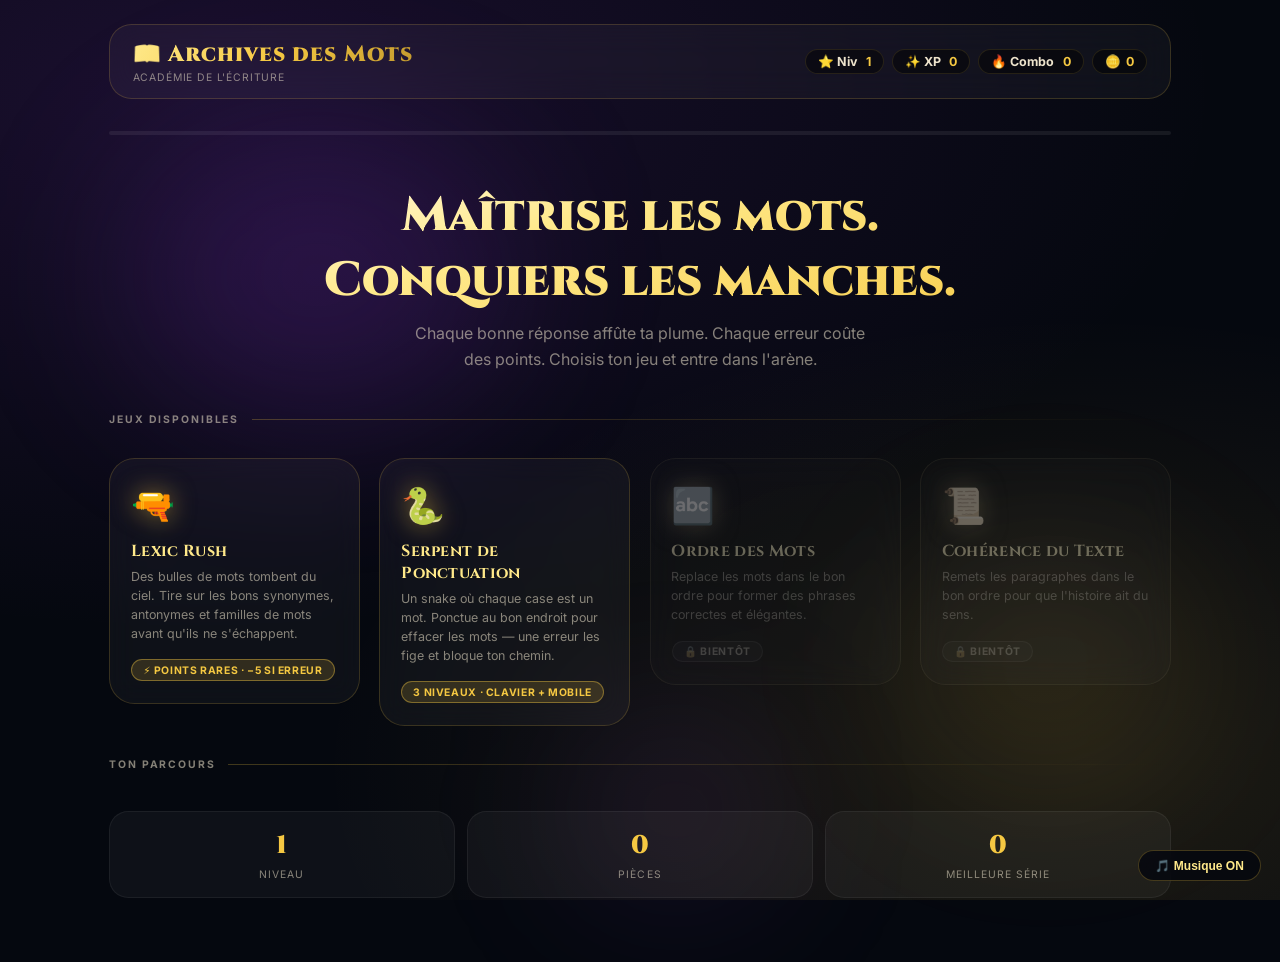
<file: index.html>
<!DOCTYPE html>
<html lang="fr">
<head>
  <meta charset="UTF-8">
  <meta name="viewport" content="width=device-width, initial-scale=1.0, user-scalable=yes">
  <title>Archives des Mots</title>
  <link rel="preconnect" href="https://fonts.googleapis.com">
  <link href="https://fonts.googleapis.com/css2?family=Cinzel:wght@700;900&family=Inter:wght@400;600;700&display=swap" rel="stylesheet">
  <style>
    :root {
      --gold:      #F5C842;
      --gold-pale: #FFE98A;
      --gold-dim:  #C49A2E;
      --violet:    #7B2FBE;
      --violet-2:  #9D4EDD;
      --ink:       #05080F;
      --ink-2:     #0D1220;
      --glass:     rgba(255,255,255,0.04);
      --glass-b:   rgba(255,255,255,0.09);
      --text:      #EDE3CC;
      --text-dim:  rgba(237,227,204,0.55);
      --green:     #4ADE80;
      --red:       #F87171;
    }
    *, *::before, *::after { margin:0; padding:0; box-sizing:border-box; -webkit-tap-highlight-color:transparent; }

    body {
      font-family: 'Inter', system-ui, sans-serif;
      background: var(--ink);
      color: var(--text);
      min-height: 100vh;
      overflow-x: hidden;
    }

    /* ── FOND ANIMÉ ── */
    .bg {
      position: fixed; inset: 0; z-index: 0; pointer-events: none;
      background:
        radial-gradient(ellipse 80% 60% at 15% 10%, rgba(123,47,190,0.18), transparent),
        radial-gradient(ellipse 60% 50% at 85% 85%, rgba(245,200,66,0.10), transparent),
        var(--ink);
    }
    .bg-star {
      position: absolute; border-radius: 50%;
      background: var(--gold-pale);
      animation: twinkle var(--d, 4s) ease-in-out infinite alternate;
      opacity: 0;
    }
    @keyframes twinkle {
      0%   { opacity: 0;    transform: scale(0.6); }
      100% { opacity: 0.55; transform: scale(1.2); }
    }
    .bg-orb {
      position: absolute; border-radius: 50%; filter: blur(80px);
      animation: drift var(--d,18s) ease-in-out infinite alternate;
    }
    @keyframes drift {
      0%   { transform: translate(0,0) scale(1); }
      100% { transform: translate(var(--tx,30px), var(--ty,-20px)) scale(1.08); }
    }

    /* ── LAYOUT ── */
    .page {
      position: relative; z-index: 2;
      max-width: 1100px; margin: 0 auto;
      padding: 1.5rem 1.2rem 4rem;
      display: flex; flex-direction: column; gap: 2rem;
    }

    /* ── HUD ── */
    .hud {
      display: flex; justify-content: space-between; align-items: center;
      flex-wrap: wrap; gap: 0.8rem;
      background: var(--glass); border: 1px solid rgba(245,200,66,0.18);
      border-radius: 1.4rem; padding: 0.9rem 1.4rem;
      backdrop-filter: blur(16px);
    }
    .hud-brand { display: flex; flex-direction: column; gap: 0.1rem; }
    .logo {
      font-family: 'Cinzel', serif;
      font-size: clamp(1rem, 3vw, 1.4rem);
      font-weight: 900; letter-spacing: 0.04em;
      background: linear-gradient(120deg, var(--gold-pale), var(--gold), var(--gold-dim));
      -webkit-background-clip: text; background-clip: text; color: transparent;
    }
    .logo-sub {
      font-size: 0.65rem; color: var(--text-dim); letter-spacing: 0.08em;
      text-transform: uppercase;
    }
    .hud-stats { display: flex; gap: 0.5rem; flex-wrap: wrap; }
    .stat {
      display: flex; align-items: center; gap: 0.35rem;
      background: rgba(0,0,0,0.45); border: 1px solid rgba(245,200,66,0.12);
      border-radius: 2rem; padding: 0.25rem 0.75rem;
      font-size: 0.78rem; font-weight: 700;
    }
    .stat-val { color: var(--gold); }

    /* ── XP BAR ── */
    .xp-track {
      height: 4px; background: rgba(255,255,255,0.07);
      border-radius: 4px; overflow: hidden;
    }
    .xp-fill {
      height: 100%; width: 0%;
      background: linear-gradient(90deg, var(--violet-2), var(--gold));
      border-radius: 4px; transition: width 0.5s cubic-bezier(.4,0,.2,1);
    }

    /* ── HERO ── */
    .hero { text-align: center; padding: 1rem 0 0.5rem; }
    .hero-title {
      font-family: 'Cinzel', serif;
      font-size: clamp(1.6rem, 5vw, 3rem);
      font-weight: 900; line-spacing: -0.02em;
      background: linear-gradient(160deg, #fff 0%, var(--gold-pale) 40%, var(--gold) 100%);
      -webkit-background-clip: text; background-clip: text; color: transparent;
      margin-bottom: 0.5rem;
    }
    .hero-sub {
      font-size: clamp(0.85rem, 2vw, 1rem);
      color: var(--text-dim); max-width: 480px; margin: 0 auto;
      line-height: 1.6;
    }

    /* ── GRILLE DES JEUX ── */
    .section-label {
      font-size: 0.65rem; letter-spacing: 0.18em; text-transform: uppercase;
      color: var(--text-dim); font-weight: 700;
      display: flex; align-items: center; gap: 0.8rem;
    }
    .section-label::after {
      content: ''; flex: 1; height: 1px;
      background: linear-gradient(90deg, rgba(245,200,66,0.25), transparent);
    }

    .games-grid {
      display: grid;
      grid-template-columns: repeat(auto-fill, minmax(240px, 1fr));
      gap: 1.2rem;
    }

    /* carte avec flip 3D */
    .game-card-wrap {
      perspective: 900px;
    }
    .game-card {
      position: relative;
      background: var(--glass);
      border: 1px solid rgba(245,200,66,0.18);
      border-radius: 1.6rem;
      padding: 1.6rem 1.3rem 1.4rem;
      cursor: pointer;
      transition:
        transform 0.35s cubic-bezier(.4,0,.2,1),
        box-shadow 0.35s,
        border-color 0.25s;
      transform-style: preserve-3d;
      backdrop-filter: blur(14px);
      user-select: none;
    }
    .game-card:hover {
      transform: rotateY(-6deg) rotateX(3deg) translateY(-6px);
      box-shadow:
        0 24px 48px -12px rgba(0,0,0,0.6),
        0 0 0 1px var(--gold),
        inset 0 1px 0 rgba(255,255,255,0.1);
      border-color: var(--gold);
    }
    .game-card.locked {
      opacity: 0.4; cursor: default; filter: grayscale(0.6);
    }
    .game-card.locked:hover { transform: none; box-shadow: none; border-color: rgba(245,200,66,0.18); }

    .card-icon {
      font-size: 2.2rem; margin-bottom: 0.8rem; display: block;
      filter: drop-shadow(0 0 12px rgba(245,200,66,0.5));
    }
    .card-title {
      font-family: 'Cinzel', serif;
      font-size: 1rem; font-weight: 700;
      color: var(--gold-pale);
      margin-bottom: 0.4rem; letter-spacing: 0.02em;
    }
    .card-desc {
      font-size: 0.78rem; color: var(--text-dim);
      line-height: 1.5; margin-bottom: 0.9rem;
    }
    .card-badge {
      display: inline-flex; align-items: center; gap: 0.35rem;
      background: rgba(123,47,190,0.35); border: 1px solid rgba(157,78,221,0.5);
      color: #C4A0F0; border-radius: 2rem;
      font-size: 0.65rem; font-weight: 700; padding: 0.2rem 0.7rem;
      letter-spacing: 0.06em; text-transform: uppercase;
    }
    .card-badge.gold {
      background: rgba(245,200,66,0.15); border-color: rgba(245,200,66,0.4);
      color: var(--gold);
    }
    .card-badge.soon {
      background: rgba(255,255,255,0.05); border-color: rgba(255,255,255,0.1);
      color: var(--text-dim);
    }

    /* ── FOOTER STATS ── */
    .footer-stats {
      display: grid; grid-template-columns: repeat(3,1fr); gap: 0.8rem;
      margin-top: 0.5rem;
    }
    .fstat {
      background: var(--glass); border: 1px solid rgba(255,255,255,0.06);
      border-radius: 1.2rem; padding: 1rem;
      text-align: center; display: flex; flex-direction: column; gap: 0.3rem;
    }
    .fstat-val {
      font-family: 'Cinzel', serif;
      font-size: 1.6rem; font-weight: 900; color: var(--gold);
    }
    .fstat-lbl { font-size: 0.65rem; color: var(--text-dim); text-transform: uppercase; letter-spacing: 0.1em; }

    /* ── MUSIQUE ── */
    .music-btn {
      position: fixed; bottom: 1.2rem; right: 1.2rem; z-index: 100;
      background: rgba(5,8,15,0.85); border: 1px solid rgba(245,200,66,0.25);
      color: var(--gold-pale); border-radius: 2rem;
      padding: 0.45rem 1rem; font-size: 0.75rem; font-weight: 700;
      cursor: pointer; backdrop-filter: blur(10px);
      transition: border-color 0.2s, background 0.2s;
    }
    .music-btn:hover { border-color: var(--gold); background: rgba(245,200,66,0.1); }

    @media (max-width: 600px) {
      .footer-stats { grid-template-columns: repeat(3,1fr); }
      .fstat-val { font-size: 1.2rem; }
      .hud-stats .stat:nth-child(n+4) { display: none; }
    }
  </style>
</head>
<body>

<!-- Fond animé généré en JS -->
<div class="bg" id="bg"></div>

<div class="page">

  <!-- HUD -->
  <header class="hud">
    <div class="hud-brand">
      <div class="logo">📖 Archives des Mots</div>
      <div class="logo-sub">Académie de l'écriture</div>
    </div>
    <div class="hud-stats">
      <div class="stat">⭐ Niv&nbsp;<span class="stat-val" id="level">1</span></div>
      <div class="stat">✨ XP&nbsp;<span class="stat-val" id="xp">0</span></div>
      <div class="stat">🔥 Combo&nbsp;<span class="stat-val" id="combo">0</span></div>
      <div class="stat">🪙 <span class="stat-val" id="coins">0</span></div>
    </div>
  </header>
  <div class="xp-track"><div class="xp-fill" id="xpFill"></div></div>

  <!-- HERO -->
  <section class="hero">
    <h1 class="hero-title">Maîtrise les mots.<br>Conquiers les manches.</h1>
    <p class="hero-sub">Chaque bonne réponse affûte ta plume. Chaque erreur coûte des points. Choisis ton jeu et entre dans l'arène.</p>
  </section>

  <!-- JEUX -->
  <div class="section-label">Jeux disponibles</div>
  <div class="games-grid">

    <div class="game-card-wrap">
      <div class="game-card" onclick="goTo('lexicrush.html')">
        <span class="card-icon">🔫</span>
        <div class="card-title">Lexic Rush</div>
        <div class="card-desc">Des bulles de mots tombent du ciel. Tire sur les bons synonymes, antonymes et familles de mots avant qu'ils ne s'échappent.</div>
        <span class="card-badge gold">⚡ Points rares · −5 si erreur</span>
      </div>
    </div>

    <div class="game-card-wrap">
      <div class="game-card" onclick="goTo('ponctuation.html')">
        <span class="card-icon">🐍</span>
        <div class="card-title">Serpent de Ponctuation</div>
        <div class="card-desc">Un snake où chaque case est un mot. Ponctue au bon endroit pour effacer les mots — une erreur les fige et bloque ton chemin.</div>
        <span class="card-badge gold">3 niveaux · clavier + mobile</span>
      </div>
    </div>

    <div class="game-card-wrap">
      <div class="game-card locked">
        <span class="card-icon">🔤</span>
        <div class="card-title">Ordre des Mots</div>
        <div class="card-desc">Replace les mots dans le bon ordre pour former des phrases correctes et élégantes.</div>
        <span class="card-badge soon">🔒 Bientôt</span>
      </div>
    </div>

    <div class="game-card-wrap">
      <div class="game-card locked">
        <span class="card-icon">📜</span>
        <div class="card-title">Cohérence du Texte</div>
        <div class="card-desc">Remets les paragraphes dans le bon ordre pour que l'histoire ait du sens.</div>
        <span class="card-badge soon">🔒 Bientôt</span>
      </div>
    </div>

  </div>

  <!-- STATS DU JOUEUR -->
  <div class="section-label">Ton parcours</div>
  <div class="footer-stats">
    <div class="fstat">
      <div class="fstat-val" id="fLevel">1</div>
      <div class="fstat-lbl">Niveau</div>
    </div>
    <div class="fstat">
      <div class="fstat-val" id="fCoins">0</div>
      <div class="fstat-lbl">Pièces</div>
    </div>
    <div class="fstat">
      <div class="fstat-val" id="fStreak">0</div>
      <div class="fstat-lbl">Meilleure série</div>
    </div>
  </div>

</div>

<button class="music-btn" id="musicBtn" onclick="toggleMusic()">🎵 Musique ON</button>

<script src="js/storage.js"></script>
<script>
  // ── FOND ANIMÉ ──
  const bg = document.getElementById('bg');
  // étoiles
  for (let i = 0; i < 60; i++) {
    const s = document.createElement('div');
    s.className = 'bg-star';
    const sz = 1 + Math.random() * 2;
    s.style.cssText = `
      width:${sz}px; height:${sz}px;
      left:${Math.random()*100}%; top:${Math.random()*100}%;
      --d:${2+Math.random()*5}s;
      animation-delay:${Math.random()*4}s;
    `;
    bg.appendChild(s);
  }
  // orbes
  const orbData = [
    { x:10, y:15, w:380, h:280, c:'rgba(123,47,190,0.22)', tx:'40px', ty:'-25px', d:'20s' },
    { x:70, y:60, w:300, h:250, c:'rgba(245,200,66,0.09)', tx:'-30px', ty:'20px',  d:'25s' },
    { x:45, y:80, w:200, h:180, c:'rgba(157,78,221,0.12)', tx:'20px', ty:'-30px', d:'17s' },
  ];
  orbData.forEach(o => {
    const d = document.createElement('div');
    d.className = 'bg-orb';
    d.style.cssText = `
      left:${o.x}%; top:${o.y}%;
      width:${o.w}px; height:${o.h}px;
      background:${o.c};
      --d:${o.d}; --tx:${o.tx}; --ty:${o.ty};
    `;
    bg.appendChild(d);
  });

  // ── HUD ──
  function refreshHUD() {
    const xp    = Storage.getXP();
    const level = Storage.getLevel();
    document.getElementById('level').textContent  = level;
    document.getElementById('xp').textContent     = xp;
    document.getElementById('combo').textContent  = Storage.getCombo();
    document.getElementById('coins').textContent  = Storage.getCoins();
    document.getElementById('xpFill').style.width = `${xp % 100}%`;
    document.getElementById('fLevel').textContent  = level;
    document.getElementById('fCoins').textContent  = Storage.getCoins();
    document.getElementById('fStreak').textContent = Storage.getStreak();
  }
  refreshHUD();

  // ── NAVIGATION ──
  function goTo(url) {
    // micro-transition
    document.body.style.transition = 'opacity 0.25s';
    document.body.style.opacity = '0';
    setTimeout(() => window.location.href = url, 250);
  }

  // ── AUDIO ──
  let audioCtx = null, musicInterval = null, musicGain = null, musicOn = true;
  function initAudio() {
    if (audioCtx) return;
    audioCtx = new (window.AudioContext || window.webkitAudioContext)();
    musicGain = audioCtx.createGain();
    musicGain.gain.value = 0.18;
    musicGain.connect(audioCtx.destination);
  }
  function startMusic() {
    if (!musicOn || !audioCtx) return;
    if (musicInterval) clearInterval(musicInterval);
    const notes = [523,587,659,784,659,587,523,493,523,659,784,880,784,659];
    let i = 0;
    function tick() {
      if (!musicOn) return;
      const now = audioCtx.currentTime;
      const o = audioCtx.createOscillator();
      const g = audioCtx.createGain();
      o.type = 'sine';
      o.frequency.value = notes[i % notes.length];
      g.gain.setValueAtTime(0.07, now);
      g.gain.exponentialRampToValueAtTime(0.0001, now + 0.38);
      o.connect(g); g.connect(musicGain);
      o.start(); o.stop(now + 0.35);
      i++;
    }
    musicInterval = setInterval(tick, 480);
  }
  function toggleMusic() {
    musicOn = !musicOn;
    document.getElementById('musicBtn').textContent = musicOn ? '🎵 Musique ON' : '🔇 Musique OFF';
    if (musicOn) startMusic(); else { clearInterval(musicInterval); musicInterval = null; }
  }
  document.body.addEventListener('click', () => {
    if (!audioCtx) { initAudio(); startMusic(); }
  }, { once: true });

  // fade-in à l'arrivée
  document.body.style.opacity = '0';
  document.body.style.transition = 'opacity 0.35s';
  requestAnimationFrame(() => { document.body.style.opacity = '1'; });
</script>
</body>
</html>
</file>
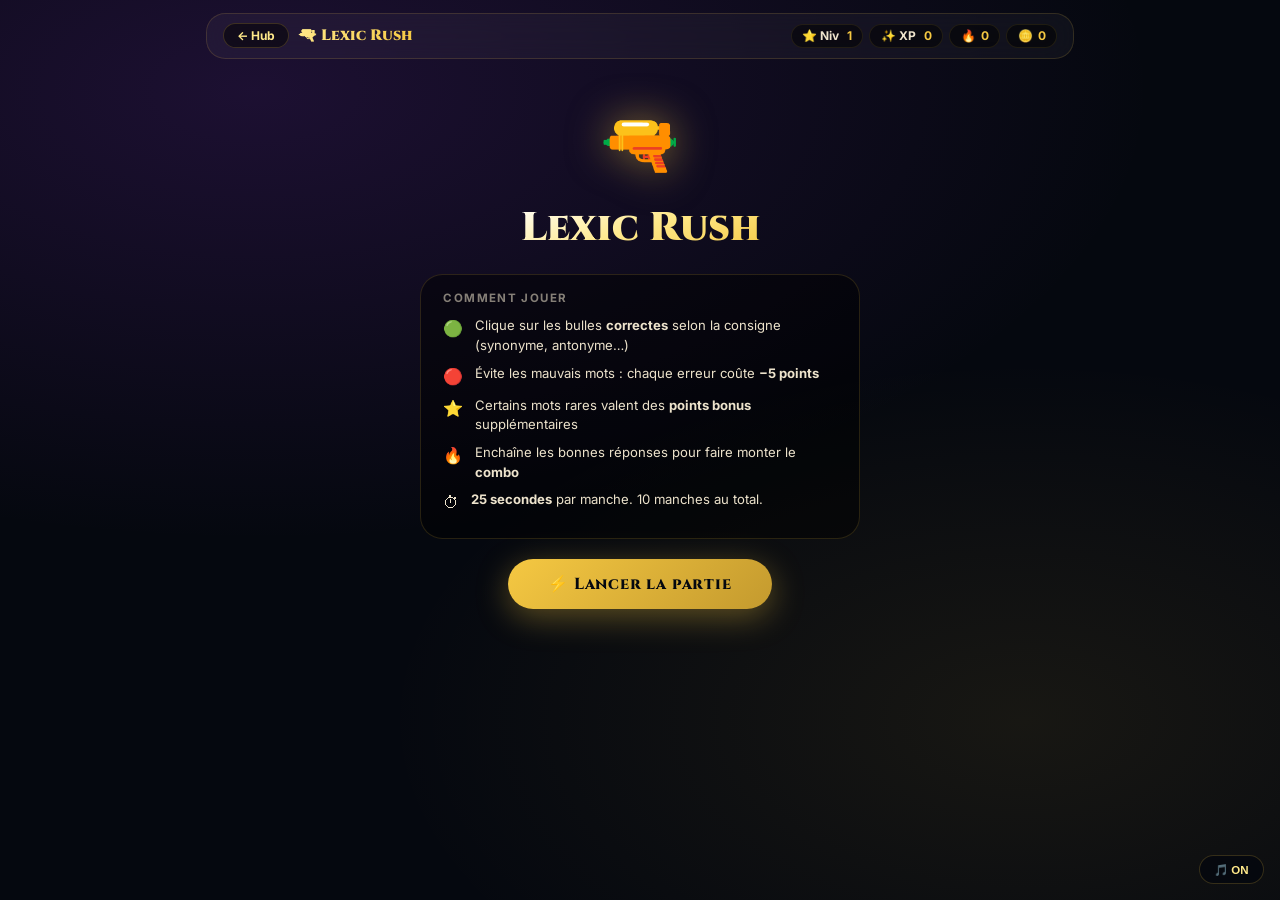
<file: lexicrush.html>
<!DOCTYPE html>
<html lang="fr">
<head>
  <meta charset="UTF-8">
  <meta name="viewport" content="width=device-width, initial-scale=1.0, user-scalable=yes">
  <title>Lexic Rush — Archives des Mots</title>
  <link rel="preconnect" href="https://fonts.googleapis.com">
  <link href="https://fonts.googleapis.com/css2?family=Cinzel:wght@700;900&family=Inter:wght@400;600;700&display=swap" rel="stylesheet">
  <style>
    :root {
      --gold:      #F5C842;
      --gold-pale: #FFE98A;
      --gold-dim:  #C49A2E;
      --violet:    #7B2FBE;
      --violet-2:  #9D4EDD;
      --ink:       #05080F;
      --ink-2:     #0D1220;
      --glass:     rgba(255,255,255,0.04);
      --text:      #EDE3CC;
      --text-dim:  rgba(237,227,204,0.55);
      --green:     #4ADE80;
      --red:       #F87171;
      --orange:    #FB923C;
    }
    *, *::before, *::after { margin:0; padding:0; box-sizing:border-box; -webkit-tap-highlight-color:transparent; }

    body {
      font-family: 'Inter', system-ui, sans-serif;
      background: var(--ink);
      color: var(--text);
      min-height: 100vh;
      overflow-x: hidden;
      user-select: none;
    }

    /* ── FOND ── */
    .bg {
      position: fixed; inset: 0; z-index: 0; pointer-events: none;
      background:
        radial-gradient(ellipse 70% 50% at 20% 10%, rgba(123,47,190,0.2), transparent),
        radial-gradient(ellipse 50% 40% at 80% 80%, rgba(245,200,66,0.08), transparent),
        var(--ink);
    }
    .bg-star {
      position: absolute; border-radius: 50%;
      background: var(--gold-pale); animation: twinkle var(--d,4s) ease-in-out infinite alternate;
      opacity: 0;
    }
    @keyframes twinkle {
      0%   { opacity:0;    transform:scale(0.6); }
      100% { opacity:0.4;  transform:scale(1.1); }
    }

    /* ── LAYOUT ── */
    .page {
      position: relative; z-index: 2;
      max-width: 900px; margin: 0 auto;
      padding: 0.8rem 1rem 2rem;
      display: flex; flex-direction: column; gap: 0.8rem;
      min-height: 100vh;
    }

    /* ── HUD COMPACT ── */
    .hud {
      display: flex; justify-content: space-between; align-items: center;
      flex-wrap: wrap; gap: 0.6rem;
      background: var(--glass); border: 1px solid rgba(245,200,66,0.15);
      border-radius: 1.2rem; padding: 0.6rem 1rem;
      backdrop-filter: blur(16px);
    }
    .hud-left { display:flex; align-items:center; gap:0.6rem; }
    .back-btn {
      background: rgba(0,0,0,0.5); border: 1px solid rgba(245,200,66,0.2);
      color: var(--gold-pale); border-radius: 2rem;
      padding: 0.25rem 0.8rem; font-size: 0.75rem; font-weight: 700;
      cursor: pointer; transition: background 0.2s, border-color 0.2s;
      text-decoration: none; display: inline-block;
    }
    .back-btn:hover { background: rgba(245,200,66,0.12); border-color: var(--gold); }
    .logo {
      font-family: 'Cinzel', serif; font-size: 0.95rem; font-weight: 900;
      background: linear-gradient(120deg, var(--gold-pale), var(--gold));
      -webkit-background-clip: text; background-clip: text; color: transparent;
    }
    .hud-stats { display:flex; gap:0.4rem; flex-wrap:wrap; }
    .stat {
      display:flex; align-items:center; gap:0.3rem;
      background: rgba(0,0,0,0.5); border:1px solid rgba(245,200,66,0.1);
      border-radius:2rem; padding:0.2rem 0.65rem;
      font-size:0.75rem; font-weight:700;
    }
    .stat-val { color: var(--gold); transition: color 0.3s; }
    .stat-val.bump { color: var(--green); }

    /* ── ZONE CONTEXTE ── */
    .context-box {
      background: rgba(0,0,0,0.45); border:1px solid rgba(245,200,66,0.15);
      border-radius: 1.4rem; padding: 1rem 1.2rem;
      display: flex; flex-direction: column; gap: 0.5rem;
    }
    .sentence {
      font-size: clamp(0.95rem, 2.5vw, 1.15rem);
      font-style: italic; line-height: 1.5; color: var(--text);
    }
    .keyword-line { display:flex; align-items:center; gap:0.5rem; flex-wrap:wrap; }
    .keyword-label { font-size:0.72rem; color:var(--text-dim); text-transform:uppercase; letter-spacing:0.08em; }
    .keyword {
      display:inline-block;
      background: linear-gradient(135deg, var(--gold), var(--gold-dim));
      color: var(--ink); border-radius:2rem; padding:0.2rem 0.9rem;
      font-weight:800; font-size:0.9rem; letter-spacing:0.03em;
    }
    .instruction-tag {
      display:inline-flex; align-items:center; gap:0.4rem;
      background: rgba(123,47,190,0.3); border:1px solid rgba(157,78,221,0.45);
      color: #D4A8FF; border-radius:2rem; padding:0.3rem 1rem;
      font-size:0.82rem; font-weight:700; align-self:flex-start;
    }

    /* ── GAME STATS BAR ── */
    .game-stats {
      display: flex; justify-content: space-between; align-items: center;
      flex-wrap: wrap; gap: 0.5rem;
    }
    .gstat {
      display:flex; align-items:center; gap:0.4rem;
      font-size:0.82rem; font-weight:700;
    }
    .gstat-val { color: var(--gold); font-family:'Cinzel',serif; font-size:1rem; }

    /* ── TIMER ── */
    .timer-track {
      height:6px; background:rgba(255,255,255,0.08);
      border-radius:6px; overflow:hidden;
    }
    .timer-fill {
      height:100%; width:100%;
      background: linear-gradient(90deg, var(--green), var(--gold), var(--red));
      border-radius:6px;
      transition: width 0.1s linear;
      transform-origin: left;
    }

    /* ── CANVAS DE JEU ── */
    .canvas-wrap {
      position:relative; flex:1; min-height: 320px;
    }
    .game-canvas {
      position:absolute; inset:0;
      background: rgba(0,0,0,0.35);
      border-radius:1.6rem;
      border:1px solid rgba(245,200,66,0.2);
      overflow:hidden;
      cursor:crosshair;
    }
    /* grille de fond decorative */
    .game-canvas::before {
      content:'';
      position:absolute; inset:0;
      background-image:
        linear-gradient(rgba(245,200,66,0.025) 1px, transparent 1px),
        linear-gradient(90deg, rgba(245,200,66,0.025) 1px, transparent 1px);
      background-size: 40px 40px;
      border-radius:1.6rem;
    }

    /* ── BULLES — toutes identiques, aucun indice visuel ── */
    .bubble {
      position:absolute;
      border-radius:3rem;
      display:flex; align-items:center; justify-content:center;
      font-weight:700; font-size:0.88rem;
      padding:0.45rem 1rem;
      cursor:pointer;
      white-space:nowrap;
      transition: transform 0.08s, box-shadow 0.08s;
      will-change: transform;
      border:1.5px solid rgba(245,200,66,0.36);
      backdrop-filter: blur(6px);
      background: rgba(245,200,66,0.12);
      color: var(--gold-pale);
      box-shadow: 0 2px 10px rgba(0,0,0,0.3);
    }
    .bubble:hover { transform:scale(1.07); box-shadow: 0 0 14px rgba(245,200,66,0.22); }
    .bubble:active { transform:scale(0.93); }

    /* ── PIED DE ZONE ── */
    .game-footer {
      display:flex; justify-content:space-between; align-items:center;
      flex-wrap:wrap; gap:0.6rem;
    }
    .remaining {
      font-size:0.8rem; color:var(--text-dim);
    }
    .remaining strong { color:var(--green); }
    .btn-skip {
      background: rgba(251,146,60,0.15); border:1px solid rgba(251,146,60,0.35);
      color: var(--orange); border-radius:2rem;
      padding:0.35rem 1rem; font-size:0.75rem; font-weight:700;
      cursor:pointer; transition:background 0.2s;
    }
    .btn-skip:hover { background:rgba(251,146,60,0.28); }

    /* ── MUSIQUE ── */
    .music-btn {
      position:fixed; bottom:1rem; right:1rem; z-index:100;
      background:rgba(5,8,15,0.85); border:1px solid rgba(245,200,66,0.2);
      color:var(--gold-pale); border-radius:2rem;
      padding:0.4rem 0.9rem; font-size:0.72rem; font-weight:700;
      cursor:pointer; backdrop-filter:blur(10px);
    }

    /* ── OVERLAYS & TRANSITIONS ── */
    .zoom-msg {
      position:fixed; top:50%; left:50%;
      transform:translate(-50%,-50%) scale(0);
      font-family:'Cinzel',serif;
      font-size:clamp(1.2rem, 4vw, 2rem);
      font-weight:900;
      background: rgba(5,8,15,0.92);
      border:1px solid var(--gold);
      padding:0.9rem 2rem; border-radius:3rem;
      color:var(--gold-pale);
      white-space:nowrap; z-index:1000;
      animation: zoomPop 0.75s cubic-bezier(.34,1.56,.64,1) forwards;
      pointer-events:none; text-align:center;
      box-shadow: 0 0 48px rgba(245,200,66,0.2);
    }
    @keyframes zoomPop {
      0%   { transform:translate(-50%,-50%) scale(0);   opacity:0; }
      40%  { transform:translate(-50%,-50%) scale(1.05); opacity:1; }
      100% { transform:translate(-50%,-50%) scale(1);    opacity:0; }
    }

    .feedback-float {
      position:fixed; pointer-events:none; z-index:1001;
      font-weight:800; font-size:1.2rem;
      text-shadow:0 0 8px rgba(0,0,0,0.9);
      animation: floatUp 0.55s ease-out forwards;
    }
    @keyframes floatUp {
      0%   { opacity:1; transform:translateY(0)   scale(1);   }
      100% { opacity:0; transform:translateY(-52px) scale(0.8); }
    }

    .global-msg {
      position:fixed; top:50%; left:50%;
      transform:translate(-50%,-50%);
      background:rgba(5,8,15,0.92); border-radius:2rem;
      padding:0.7rem 1.4rem; font-weight:800; font-size:1rem;
      z-index:2000; border:1px solid rgba(255,255,255,0.1);
      pointer-events:none; text-align:center;
      animation: fadeInOut 1.6s ease forwards;
    }
    @keyframes fadeInOut {
      0%   { opacity:0; transform:translate(-50%,-50%) scale(0.85); }
      15%  { opacity:1; transform:translate(-50%,-50%) scale(1); }
      75%  { opacity:1; }
      100% { opacity:0; }
    }

    /* ── ÉCRAN FIN DE PARTIE ── */
    .endgame {
      text-align:center;
      background:var(--glass); border:1px solid rgba(245,200,66,0.2);
      border-radius:2rem; padding:2rem 1.5rem;
      margin-top:1rem;
    }
    .endgame-title {
      font-family:'Cinzel',serif; font-size:clamp(1.2rem,4vw,2rem);
      color:var(--gold-pale); margin-bottom:0.5rem;
    }
    .endgame-score {
      font-family:'Cinzel',serif; font-size:2.5rem; font-weight:900;
      color:var(--gold); margin:0.5rem 0;
    }
    .endgame-sub { font-size:0.85rem; color:var(--text-dim); margin-bottom:1.5rem; }
    .btn-primary {
      background: linear-gradient(135deg,var(--violet-2),var(--violet));
      border:none; color:#fff; border-radius:2rem;
      padding:0.7rem 1.8rem; font-size:0.9rem; font-weight:700;
      cursor:pointer; margin:0.3rem;
      transition: transform 0.15s, box-shadow 0.15s;
      box-shadow: 0 8px 24px rgba(123,47,190,0.4);
    }
    .btn-primary:hover { transform:translateY(-2px); box-shadow:0 12px 32px rgba(123,47,190,0.5); }
    .btn-secondary {
      background:rgba(255,255,255,0.06); border:1px solid rgba(255,255,255,0.15);
      color:var(--text); border-radius:2rem;
      padding:0.7rem 1.8rem; font-size:0.9rem; font-weight:700;
      cursor:pointer; margin:0.3rem;
      transition:background 0.2s;
    }
    .btn-secondary:hover { background:rgba(255,255,255,0.1); }

    /* ── ÉCRAN DÉBUT ── */
    .start-screen {
      display:flex; flex-direction:column; align-items:center;
      justify-content:center; gap:1.2rem;
      text-align:center; padding:2rem 1rem;
      flex:1;
    }
    .start-icon { font-size:4rem; filter:drop-shadow(0 0 20px rgba(245,200,66,0.5)); }
    .start-title {
      font-family:'Cinzel',serif;
      font-size:clamp(1.5rem,5vw,2.5rem); font-weight:900;
      background:linear-gradient(160deg,#fff,var(--gold-pale),var(--gold));
      -webkit-background-clip:text; background-clip:text; color:transparent;
    }
    .start-rules {
      background:rgba(0,0,0,0.45); border:1px solid rgba(245,200,66,0.15);
      border-radius:1.4rem; padding:1rem 1.4rem;
      text-align:left; max-width:440px; width:100%;
    }
    .start-rules h3 {
      font-size:0.72rem; letter-spacing:0.12em; text-transform:uppercase;
      color:var(--text-dim); margin-bottom:0.7rem;
    }
    .rule {
      display:flex; gap:0.7rem; align-items:flex-start;
      font-size:0.82rem; line-height:1.5; margin-bottom:0.5rem; color:var(--text);
    }
    .rule-icon { font-size:1rem; flex-shrink:0; }
    .btn-start {
      background:linear-gradient(135deg,var(--gold),var(--gold-dim));
      border:none; color:var(--ink); border-radius:2rem;
      padding:0.9rem 2.5rem; font-size:1rem; font-weight:800;
      cursor:pointer; font-family:'Cinzel',serif; letter-spacing:0.05em;
      box-shadow:0 8px 32px rgba(245,200,66,0.35);
      transition:transform 0.15s, box-shadow 0.15s;
    }
    .btn-start:hover { transform:translateY(-3px); box-shadow:0 14px 40px rgba(245,200,66,0.5); }

    /* ── PROGRESS DOTS ── */
    .round-dots {
      display:flex; gap:0.4rem; justify-content:center; flex-wrap:wrap;
    }
    .rdot {
      width:10px; height:10px; border-radius:50%;
      background:rgba(255,255,255,0.12); border:1px solid rgba(255,255,255,0.2);
      transition:background 0.3s, transform 0.3s;
    }
    .rdot.done { background:var(--green); border-color:var(--green); transform:scale(1.15); }
    .rdot.fail  { background:var(--red);   border-color:var(--red); }
    .rdot.cur   { background:var(--gold);  border-color:var(--gold); transform:scale(1.25); }

    @media (max-width:600px) {
      .hud-stats .stat:nth-child(n+4) { display:none; }
      .bubble { font-size:0.75rem; padding:0.35rem 0.75rem; }
    }
  </style>
</head>
<body>

<div class="bg" id="bg"></div>

<div class="page" id="page">

  <!-- HUD -->
  <header class="hud">
    <div class="hud-left">
      <a class="back-btn" href="index.html">← Hub</a>
      <div class="logo">🔫 Lexic Rush</div>
    </div>
    <div class="hud-stats">
      <div class="stat">⭐ Niv&nbsp;<span class="stat-val" id="level">1</span></div>
      <div class="stat">✨ XP&nbsp;<span class="stat-val" id="xp">0</span></div>
      <div class="stat">🔥 <span class="stat-val" id="combo">0</span></div>
      <div class="stat">🪙 <span class="stat-val" id="coins">0</span></div>
    </div>
  </header>

  <!-- ZONE DE JEU -->
  <div id="mainArea"></div>

</div>

<button class="music-btn" id="musicBtn" onclick="toggleMusic()">🎵 ON</button>

<script src="js/storage.js"></script>
<script>
// ══════════════════════════════════════════════
// FOND ÉTOILÉ
// ══════════════════════════════════════════════
(function(){
  const bg = document.getElementById('bg');
  for(let i=0;i<45;i++){
    const s=document.createElement('div'); s.className='bg-star';
    const sz=1+Math.random()*1.8;
    s.style.cssText=`width:${sz}px;height:${sz}px;left:${Math.random()*100}%;top:${Math.random()*100}%;--d:${2+Math.random()*4}s;animation-delay:${Math.random()*4}s;`;
    bg.appendChild(s);
  }
})();

// ══════════════════════════════════════════════
// HUD
// ══════════════════════════════════════════════
function refreshHUD() {
  document.getElementById('level').textContent = Storage.getLevel();
  document.getElementById('xp').textContent    = Storage.getXP();
  document.getElementById('combo').textContent = Storage.getCombo();
  document.getElementById('coins').textContent = Storage.getCoins();
}
refreshHUD();

// ══════════════════════════════════════════════
// AUDIO
// ══════════════════════════════════════════════
let audioCtx=null, musicGain=null, musicInterval=null, musicOn=true;
function initAudio(){
  if(audioCtx) return;
  audioCtx=new(window.AudioContext||window.webkitAudioContext)();
  musicGain=audioCtx.createGain(); musicGain.gain.value=0.15;
  musicGain.connect(audioCtx.destination);
}
function playSound(type){
  if(!audioCtx) return;
  const now=audioCtx.currentTime;
  function note(freq,vol,dur,delay=0){
    setTimeout(()=>{
      const o=audioCtx.createOscillator(), g=audioCtx.createGain();
      o.type='sine'; o.frequency.value=freq;
      g.gain.setValueAtTime(vol,audioCtx.currentTime);
      g.gain.exponentialRampToValueAtTime(0.0001,audioCtx.currentTime+dur);
      o.connect(g); g.connect(audioCtx.destination);
      o.start(); o.stop(audioCtx.currentTime+dur);
    },delay);
  }
  if(type==='success')  { note(660,0.12,0.15); note(880,0.1,0.2,150); }
  if(type==='fail')     { note(300,0.12,0.35); }
  if(type==='roundwin') { note(523,0.12,0.15); note(659,0.12,0.15,150); note(784,0.15,0.4,300); }
  if(type==='victory')  { [523,659,784,1047].forEach((f,i)=>note(f,0.15,0.4,i*180)); }
}
function startMusic(){
  if(!musicOn||!audioCtx) return;
  if(musicInterval) clearInterval(musicInterval);
  const notes=[523,587,659,784,659,587,523,493,523,659,784,880,784,659];
  let i=0;
  musicInterval=setInterval(()=>{
    if(!musicOn) return;
    const o=audioCtx.createOscillator(),g=audioCtx.createGain();
    o.type='sine'; o.frequency.value=notes[i%notes.length];
    g.gain.setValueAtTime(0.06,audioCtx.currentTime);
    g.gain.exponentialRampToValueAtTime(0.0001,audioCtx.currentTime+0.38);
    o.connect(g); g.connect(musicGain); o.start(); o.stop(audioCtx.currentTime+0.35);
    i++;
  },480);
}
function toggleMusic(){
  musicOn=!musicOn;
  document.getElementById('musicBtn').textContent=musicOn?'🎵 ON':'🔇 OFF';
  if(musicOn) startMusic(); else { clearInterval(musicInterval); musicInterval=null; }
}
document.body.addEventListener('click',()=>{ if(!audioCtx){initAudio();startMusic();} },{once:true});

// ══════════════════════════════════════════════
// BASE DE DONNÉES
// ══════════════════════════════════════════════
const QUESTIONS = [
  { sentence:"Il court très rapidement.", highlight:"rapidement", type:"synonymes", corrects:["vite","vivement"], wrongs:["lentement","doucement"], rareBonus:[0,5] },
  { sentence:"Elle est vraiment contente aujourd'hui.", highlight:"contente", type:"synonymes", corrects:["heureuse","satisfaite","ravie"], wrongs:["triste","fâchée"], rareBonus:[0,0,8] },
  { sentence:"Ce garçon est très beau.", highlight:"beau", type:"synonymes", corrects:["magnifique","splendide","joli"], wrongs:["laid","moche"], rareBonus:[5,8,0] },
  { sentence:"Il a un petit chien.", highlight:"petit", type:"synonymes", corrects:["minuscule","miniature","menu"], wrongs:["grand","énorme"], rareBonus:[5,6,10] },
  { sentence:"Elle parle beaucoup en classe.", highlight:"parle", type:"synonymes", corrects:["discute","bavarde","converse"], wrongs:["se tait","murmure"], rareBonus:[0,6,10] },
  { sentence:"C'est un garçon fort.", highlight:"fort", type:"synonymes", corrects:["puissant","solide","vigoureux"], wrongs:["faible","fragile"], rareBonus:[5,0,10] },
  { sentence:"Il a fait une grosse erreur.", highlight:"grosse", type:"synonymes", corrects:["grande","énorme","importante"], wrongs:["petite","minuscule"], rareBonus:[0,8,4] },
  { sentence:"Elle a une jolie voix.", highlight:"jolie", type:"synonymes", corrects:["belle","agréable","mélodieuse"], wrongs:["laide","désagréable"], rareBonus:[0,7,12] },
  { sentence:"Il est très intelligent.", highlight:"intelligent", type:"synonymes", corrects:["malin","brillant","astucieux"], wrongs:["bête","stupide"], rareBonus:[5,8,12] },
  { sentence:"Cet exercice est facile.", highlight:"facile", type:"synonymes", corrects:["simple","aisé","élémentaire"], wrongs:["difficile","compliqué"], rareBonus:[0,6,10] },
  { sentence:"Il a un air triste.", highlight:"triste", type:"synonymes", corrects:["morose","désolé","affligé"], wrongs:["joyeux","heureux"], rareBonus:[8,6,12] },
  { sentence:"Cette histoire est étrange.", highlight:"étrange", type:"synonymes", corrects:["bizarre","curieux","inexpliqué"], wrongs:["normal","commun"], rareBonus:[6,8,15] },
  { sentence:"Il n'est jamais en retard.", highlight:"retard", type:"antonymes", corrects:["avance","ponctualité"], wrongs:["lenteur","absence"], rareBonus:[5,10] },
  { sentence:"La pièce est sombre.", highlight:"sombre", type:"antonymes", corrects:["clair","lumineux","éclatant"], wrongs:["obscur","noir"], rareBonus:[4,8,12] },
  { sentence:"Il a perdu ses clés.", highlight:"perdu", type:"antonymes", corrects:["trouvé","retrouvé"], wrongs:["égaré","caché"], rareBonus:[7,10] },
  { sentence:"Il aime la nature.", highlight:"nature", type:"famille de mots", corrects:["naturel","naturaliste","naturellement"], wrongs:["artificiel","culture"], rareBonus:[5,12,10] },
  { sentence:"Elle pratique la natation.", highlight:"natation", type:"famille de mots", corrects:["nager","nageur","nageoire"], wrongs:["courir","sauter"], rareBonus:[4,7,12] },
  { sentence:"La forêt est profonde.", highlight:"forêt", type:"champ lexical", corrects:["arbre","feuille","branche","sous-bois"], wrongs:["océan","désert"], rareBonus:[0,6,8,12] },
  { sentence:"Le pirate cherche un trésor.", highlight:"pirate", type:"champ lexical", corrects:["bateau","épée","carte","île"], wrongs:["avion","voiture"], rareBonus:[5,7,9,10] },
  { sentence:"Il est très gentil.", highlight:"gentil", type:"synonymes", corrects:["aimable","sympathique","bienveillant"], wrongs:["méchant","désagréable"], rareBonus:[0,4,10] },
  { sentence:"Elle a une belle maison.", highlight:"belle", type:"synonymes", corrects:["magnifique","superbe","splendide"], wrongs:["laide","moche"], rareBonus:[5,7,10] },
  { sentence:"Il dit toujours la vérité.", highlight:"dit", type:"synonymes", corrects:["déclare","affirme","exprime"], wrongs:["ment","cache"], rareBonus:[6,8,12] },
  { sentence:"Elle fait ses devoirs.", highlight:"fait", type:"synonymes", corrects:["réalise","accomplit","effectue"], wrongs:["défait","rate"], rareBonus:[5,7,10] },
  { sentence:"Il a une voiture rapide.", highlight:"rapide", type:"synonymes", corrects:["véloce","vif","prompt"], wrongs:["lent","paresseux"], rareBonus:[5,7,9] },
];
const BANK = [...QUESTIONS];
while(BANK.length < 50) BANK.push({...BANK[Math.floor(Math.random()*BANK.length)]});

// ══════════════════════════════════════════════
// UTILITAIRES UI
// ══════════════════════════════════════════════
function showZoom(text){
  const d=document.createElement('div');
  d.className='zoom-msg'; d.textContent=text;
  document.body.appendChild(d);
  setTimeout(()=>d.remove(),750);
}
function showFloat(x,y,text,color){
  const d=document.createElement('div');
  d.className='feedback-float'; d.textContent=text;
  d.style.left=`${x}px`; d.style.top=`${y}px`;
  d.style.color=color; document.body.appendChild(d);
  setTimeout(()=>d.remove(),560);
}
function showGlobal(text,color){
  const d=document.createElement('div');
  d.className='global-msg'; d.style.color=color;
  d.textContent=text; document.body.appendChild(d);
  setTimeout(()=>d.remove(),1600);
}
function shuffle(arr){
  const a=[...arr];
  for(let i=a.length-1;i>0;i--){const j=Math.floor(Math.random()*(i+1));[a[i],a[j]]=[a[j],a[i]];}
  return a;
}

// ══════════════════════════════════════════════
// MOTEUR DE JEU
// ══════════════════════════════════════════════
const Game = {
  active:false, rounds:[], roundIdx:0, roundData:null,
  remaining:[], score:0, combo:0, timeLeft:25,
  bubbles:[], canvas:null, loopId:null, spawnId:null, timerId:null,
  roundResults:[], // 'win'|'fail' par manche

  start(){
    const s=shuffle(BANK);
    this.rounds=s.slice(0,10);
    this.roundIdx=0; this.score=0; this.combo=0;
    this.roundResults=[]; this.active=true;
    this.renderGameUI();
    this.beginRound();
  },

  renderGameUI(){
    const area=document.getElementById('mainArea');
    area.innerHTML=`
      <div class="context-box" id="ctxBox">
        <div class="sentence" id="sentence"></div>
        <div class="keyword-line">
          <span class="keyword-label">Mot clé</span>
          <span class="keyword" id="keyword"></span>
        </div>
        <div class="instruction-tag" id="instruction"></div>
      </div>

      <div class="game-stats">
        <div class="gstat">🎯 Manche <span class="gstat-val" id="roundNum">1</span>/10</div>
        <div class="gstat">💥 Score <span class="gstat-val" id="gameScore">0</span></div>
        <div class="gstat">🔥 Combo <span class="gstat-val" id="gameCombo">0</span></div>
        <div class="gstat">⏱ <span class="gstat-val" id="gameTimer">25</span>s</div>
      </div>

      <div class="round-dots" id="roundDots"></div>
      <div class="timer-track"><div class="timer-fill" id="timerFill"></div></div>

      <div class="canvas-wrap" id="canvasWrap">
        <div class="game-canvas" id="gameCanvas"></div>
      </div>

      <div class="game-footer">
        <div class="remaining">✅ Réponses restantes : <strong id="remCount">0</strong></div>
        <button class="btn-skip" id="skipBtn">⏩ Passer (−5 pts)</button>
      </div>
    `;
    this.canvas=document.getElementById('gameCanvas');
    document.getElementById('skipBtn').onclick=()=>this.skip();
    this.updateDots();
  },

  updateDots(){
    const el=document.getElementById('roundDots');
    if(!el) return;
    el.innerHTML='';
    for(let i=0;i<10;i++){
      const d=document.createElement('div');
      d.className='rdot';
      if(i<this.roundIdx){
        d.classList.add(this.roundResults[i]==='win'?'done':'fail');
      } else if(i===this.roundIdx){ d.classList.add('cur'); }
      el.appendChild(d);
    }
  },

  beginRound(){
    if(this.roundIdx>=this.rounds.length){ this.endGame(true); return; }
    if(!this.active) return;
    this.clearBubbles();
    clearInterval(this.spawnId); clearInterval(this.timerId);
    cancelAnimationFrame(this.loopId);

    this.roundData=this.rounds[this.roundIdx];
    const {sentence,highlight,type,corrects,wrongs,rareBonus}=this.roundData;
    const instrMap={
      'synonymes':  `🔁 ${corrects.length} synonyme(s) de « ${highlight} »`,
      'antonymes':  `↔️ ${corrects.length} antonyme(s) de « ${highlight} »`,
      'famille de mots': `🌿 ${corrects.length} mot(s) de la famille de « ${highlight} »`,
      'champ lexical':   `🗺️ ${corrects.length} mot(s) du champ de « ${highlight} »`,
    };
    const instr=instrMap[type]||`Trouvez les bons mots`;

    document.getElementById('sentence').textContent=sentence;
    document.getElementById('keyword').textContent=highlight;
    document.getElementById('instruction').textContent=instr;
    document.getElementById('roundNum').textContent=this.roundIdx+1;
    this.updateScore();
    this.updateDots();

    this.remaining=corrects.map((w,i)=>({word:w,bonus:rareBonus?.[i]||0}));
    document.getElementById('remCount').textContent=this.remaining.length;

    this.timeLeft=25; this.updateTimer();
    showZoom(instr);

    this.timerId=setInterval(()=>{
      if(!this.active) return;
      this.timeLeft=Math.max(0,this.timeLeft-0.1);
      this.updateTimer();
      if(this.timeLeft<=0) this.fail();
    },100);

    this.spawnId=setInterval(()=>{ if(this.active) this.spawn(); },850);
    this.animate();
  },

  updateTimer(){
    const t=document.getElementById('gameTimer');
    if(t) t.textContent=Math.ceil(this.timeLeft);
    const f=document.getElementById('timerFill');
    if(f) f.style.width=`${(this.timeLeft/25)*100}%`;
  },

  updateScore(){
    const s=document.getElementById('gameScore');
    const c=document.getElementById('gameCombo');
    if(s) s.textContent=this.score;
    if(c) c.textContent=this.combo;
  },

  spawn(){
    if(!this.active||!this.canvas) return;
    const {wrongs}=this.roundData;
    let isCorrect=false, word='', bonus=0;

    if(this.remaining.length>0 && Math.random()<0.58){
      isCorrect=true;
      const i=Math.floor(Math.random()*this.remaining.length);
      word=this.remaining[i].word; bonus=this.remaining[i].bonus;
    } else {
      word=wrongs[Math.floor(Math.random()*wrongs.length)];
    }

    const cw=this.canvas.clientWidth||300;
    const left=20+Math.random()*(cw-140);

    const el=document.createElement('div');
    el.className='bubble';
    el.textContent=word;
    el.style.left=`${left}px`;
    el.style.bottom='0px';
    el.dataset.correct=isCorrect;
    el.dataset.word=word;
    el.dataset.bonus=bonus;

    const shoot=(e)=>{ e.stopPropagation(); e.preventDefault(); this.shoot(el); };
    el.addEventListener('click',shoot);
    el.addEventListener('touchstart',shoot,{passive:false});

    this.canvas.appendChild(el);
    this.bubbles.push({el,y:0,speed:1.1+Math.random()*1.4});
  },

  shoot(el){
    if(!this.active) return;
    const isC=el.dataset.correct==='true';
    const word=el.dataset.word;
    const bonus=parseInt(el.dataset.bonus)||0;
    const rect=el.getBoundingClientRect();
    const fx=rect.left+rect.width/2, fy=rect.top+rect.height/2;

    if(isC){
      const idx=this.remaining.findIndex(r=>r.word===word);
      if(idx!==-1){
        this.remaining.splice(idx,1);
        const pts=10+Math.floor(this.combo*2)+bonus;
        this.score+=pts; this.combo++;
        showFloat(fx,fy,`+${pts}${bonus?` ⭐`:''}`,bonus?'#FFE98A':'#4ADE80');
        playSound('success');
        Storage.addReward(5+Math.floor(bonus/2),2,1);
        refreshHUD(); this.updateScore();
        document.getElementById('remCount').textContent=this.remaining.length;
        if(this.remaining.length===0){ this.win(); return; }
      } else {
        // déjà pris
        this.combo=0; this.score=Math.max(0,this.score-5);
        showFloat(fx,fy,'−5 déjà pris','#FB923C');
        playSound('fail');
        Storage.resetCombo(); refreshHUD(); this.updateScore();
      }
    } else {
      this.combo=0; this.score=Math.max(0,this.score-5);
      showFloat(fx,fy,'−5 ✗','#F87171');
      playSound('fail');
      Storage.resetCombo(); refreshHUD(); this.updateScore();
    }

    // retire la bulle
    const i=this.bubbles.findIndex(b=>b.el===el);
    if(i!==-1){ this.bubbles[i].el.remove(); this.bubbles.splice(i,1); }
  },

  win(){
    if(!this.active) return;
    this.score+=20; this.updateScore();
    showGlobal('✅ Manche réussie ! +20','#4ADE80');
    playSound('roundwin');
    Storage.addReward(15,5,1); refreshHUD();
    this.roundResults.push('win');
    this.next();
  },

  fail(){
    if(!this.active) return;
    showGlobal('⏱ Temps écoulé !','#F87171');
    playSound('fail');
    Storage.resetCombo(); refreshHUD();
    this.roundResults.push('fail');
    this.next();
  },

  skip(){
    if(!this.active) return;
    this.score=Math.max(0,this.score-5); this.combo=0;
    this.updateScore();
    showGlobal('⏩ Passé (−5 pts)','#FB923C');
    playSound('fail');
    Storage.resetCombo(); refreshHUD();
    this.roundResults.push('fail');
    this.next();
  },

  next(){
    this.clearBubbles();
    clearInterval(this.spawnId); clearInterval(this.timerId);
    cancelAnimationFrame(this.loopId);
    this.roundIdx++;
    if(this.roundIdx<this.rounds.length) setTimeout(()=>this.beginRound(),1700);
    else setTimeout(()=>this.endGame(true),1700);
  },

  animate(){
    if(!this.active) return;
    const h=this.canvas?this.canvas.clientHeight||400:400;
    for(let i=this.bubbles.length-1;i>=0;i--){
      const b=this.bubbles[i];
      b.y+=b.speed;
      b.el.style.bottom=`${b.y}px`;
      if(b.y>h+80){ b.el.remove(); this.bubbles.splice(i,1); }
    }
    this.loopId=requestAnimationFrame(()=>this.animate());
  },

  clearBubbles(){
    this.bubbles.forEach(b=>{if(b.el.parentNode)b.el.remove();});
    this.bubbles=[];
  },

  endGame(victory){
    this.active=false;
    this.clearBubbles();
    clearInterval(this.spawnId); clearInterval(this.timerId);
    cancelAnimationFrame(this.loopId);

    if(victory){ Storage.addReward(100,50,0); playSound('victory'); refreshHUD(); }

    const wins=this.roundResults.filter(r=>r==='win').length;
    const area=document.getElementById('mainArea');
    area.innerHTML=`
      <div class="endgame">
        <div class="endgame-title">${victory?'🏆 Partie terminée !':'⛔ Partie interrompue'}</div>
        <div class="endgame-score">${this.score} pts</div>
        <div class="endgame-sub">
          ${wins}/10 manches réussies · 
          XP total : ${Storage.getXP()} · 
          Niveau ${Storage.getLevel()}
        </div>
        <div style="margin:0.8rem 0;">
          ${this.roundResults.map((r,i)=>`<span style="display:inline-block;margin:0.2rem;font-size:1.1rem;">${r==='win'?'✅':'❌'}</span>`).join('')}
        </div>
        <div>
          <button class="btn-primary" id="replayBtn">🔁 Rejouer</button>
          <button class="btn-secondary" id="hubBtn">← Retour au hub</button>
        </div>
      </div>
    `;
    document.getElementById('replayBtn').onclick=()=>{ this.start(); };
    document.getElementById('hubBtn').onclick=()=>{
      document.body.style.transition='opacity 0.25s';
      document.body.style.opacity='0';
      setTimeout(()=>window.location.href='index.html',250);
    };
  }
};

// ══════════════════════════════════════════════
// ÉCRAN D'ACCUEIL DU JEU
// ══════════════════════════════════════════════
function showStartScreen(){
  document.getElementById('mainArea').innerHTML=`
    <div class="start-screen">
      <div class="start-icon">🔫</div>
      <div class="start-title">Lexic Rush</div>
      <div class="start-rules">
        <h3>Comment jouer</h3>
        <div class="rule"><span class="rule-icon">🟢</span><span>Clique sur les bulles <strong>correctes</strong> selon la consigne (synonyme, antonyme…)</span></div>
        <div class="rule"><span class="rule-icon">🔴</span><span>Évite les mauvais mots : chaque erreur coûte <strong>−5 points</strong></span></div>
        <div class="rule"><span class="rule-icon">⭐</span><span>Certains mots rares valent des <strong>points bonus</strong> supplémentaires</span></div>
        <div class="rule"><span class="rule-icon">🔥</span><span>Enchaîne les bonnes réponses pour faire monter le <strong>combo</strong></span></div>
        <div class="rule"><span class="rule-icon">⏱</span><span><strong>25 secondes</strong> par manche. 10 manches au total.</span></div>
      </div>
      <button class="btn-start" id="startBtn">⚡ Lancer la partie</button>
    </div>
  `;
  document.getElementById('startBtn').onclick=()=>Game.start();
}

// INIT
document.body.style.opacity='0';
document.body.style.transition='opacity 0.35s';
requestAnimationFrame(()=>{ document.body.style.opacity='1'; });
showStartScreen();
</script>
</body>
</html>
</file>
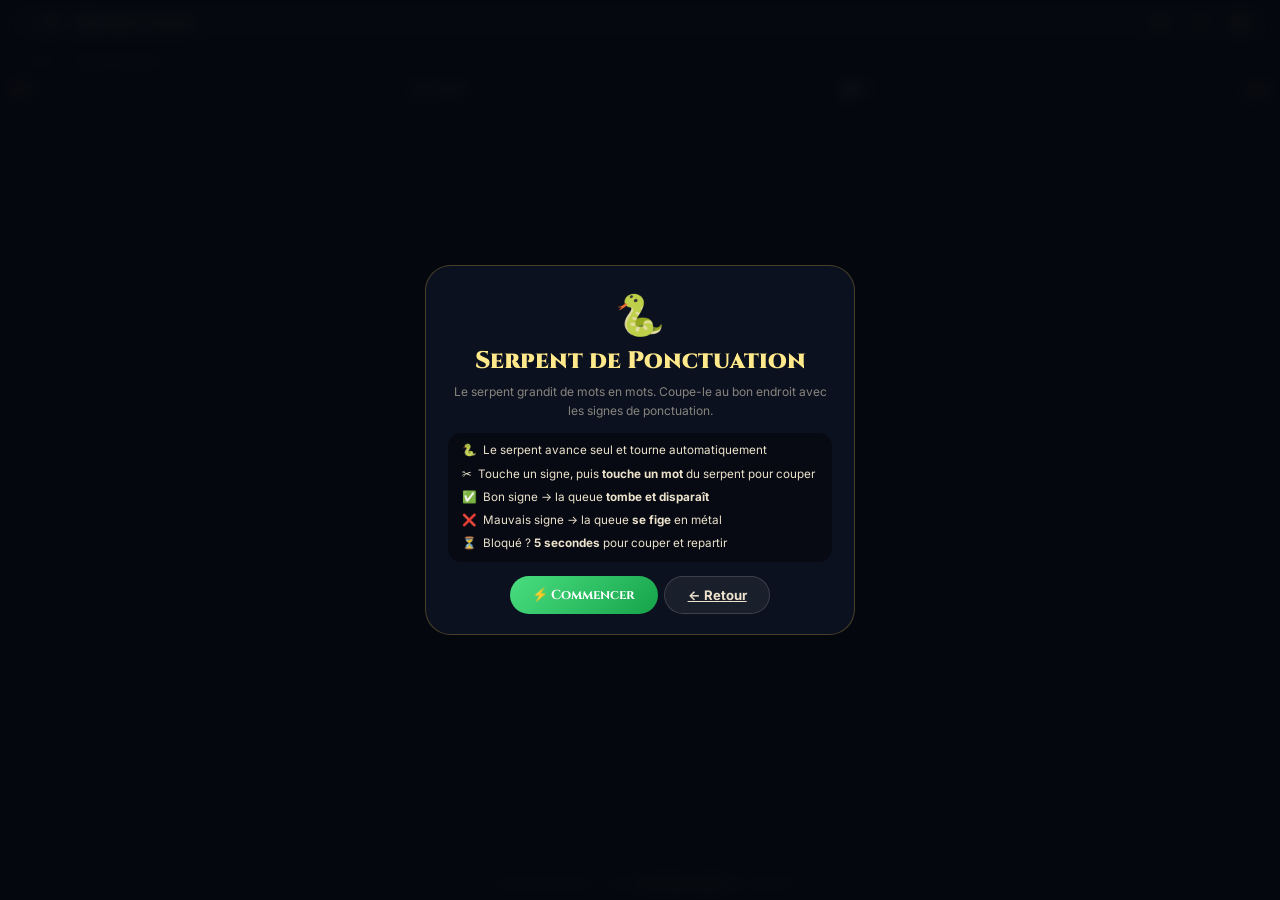
<file: ponctuation.html>
<!DOCTYPE html>
<html lang="fr">
<head>
  <meta charset="UTF-8">
  <meta name="viewport" content="width=device-width, initial-scale=1.0, user-scalable=no">
  <title>Serpent de Ponctuation</title>
  <link href="https://fonts.googleapis.com/css2?family=Cinzel:wght@700;900&family=Inter:wght@400;600;700&family=Fira+Mono:wght@500&display=swap" rel="stylesheet">
  <style>
    :root{--gold:#F5C842;--gold-pale:#FFE98A;--ink:#05080F;--glass:rgba(255,255,255,0.04);
      --text:#EDE3CC;--text-dim:rgba(237,227,204,0.55);--green:#4ADE80;--red:#F87171;--orange:#FB923C;}
    *,*::before,*::after{margin:0;padding:0;box-sizing:border-box;-webkit-tap-highlight-color:transparent;}
    html,body{width:100%;height:100%;overflow:hidden;user-select:none;touch-action:none;}
    body{font-family:'Inter',system-ui,sans-serif;background:var(--ink);color:var(--text);
      display:flex;flex-direction:column;}

    .page{display:flex;flex-direction:column;height:100vh;padding:0.4rem 0.5rem;gap:0.3rem;position:relative;z-index:2;}

    /* HUD */
    .hud{display:flex;justify-content:space-between;align-items:center;gap:0.3rem;
      background:var(--glass);border:1px solid rgba(245,200,66,0.15);border-radius:0.8rem;
      padding:0.35rem 0.7rem;backdrop-filter:blur(16px);flex-shrink:0;}
    .hud-left{display:flex;align-items:center;gap:0.4rem;}
    .back-btn{background:rgba(0,0,0,0.5);border:1px solid rgba(245,200,66,0.2);color:var(--gold-pale);
      border-radius:2rem;padding:0.15rem 0.55rem;font-size:0.65rem;font-weight:700;
      text-decoration:none;display:inline-block;cursor:pointer;}
    .logo{font-family:'Cinzel',serif;font-size:0.82rem;font-weight:900;
      background:linear-gradient(120deg,var(--gold-pale),var(--gold));
      -webkit-background-clip:text;background-clip:text;color:transparent;}
    .hud-stats{display:flex;gap:0.3rem;}
    .stat{background:rgba(0,0,0,0.5);border:1px solid rgba(245,200,66,0.1);border-radius:2rem;
      padding:0.12rem 0.45rem;font-size:0.65rem;font-weight:700;}
    .stat-val{color:var(--gold);}

    /* PHRASE */
    .phrase-box{background:rgba(0,0,0,0.55);border:1px solid rgba(245,200,66,0.15);
      border-radius:0.8rem;padding:0.35rem 0.7rem;flex-shrink:0;min-height:2rem;
      display:flex;align-items:center;gap:0.15rem;flex-wrap:wrap;}
    .plabel{font-size:0.55rem;text-transform:uppercase;letter-spacing:0.08em;color:var(--text-dim);flex-shrink:0;margin-right:0.15rem;}
    .pw{font-family:'Fira Mono',monospace;font-size:0.75rem;padding:0.06rem 0.2rem;border-radius:0.25rem;}
    .pw.done{color:var(--green);opacity:0.4;text-decoration:line-through;}
    .pw.cur{color:var(--gold-pale);background:rgba(245,200,66,0.1);font-weight:700;}
    .pw.next{color:var(--text-dim);}
    .pm{font-family:'Fira Mono',monospace;font-size:0.85rem;font-weight:700;}
    .pm.done{color:var(--green);}
    .pm.ask{color:var(--gold);animation:blink 0.7s infinite alternate;}
    @keyframes blink{0%{opacity:1}100%{opacity:0.2}}

    /* STATS */
    .gstats{display:flex;justify-content:space-between;flex-shrink:0;padding:0 0.1rem;}
    .gs{font-size:0.65rem;font-weight:700;display:flex;gap:0.2rem;align-items:center;}
    .gsv{font-family:'Cinzel',serif;color:var(--gold);font-size:0.78rem;}

    /* CANVAS */
    .canvas-wrap{flex:1;position:relative;min-height:0;}
    #gc{display:block;width:100%;height:100%;border-radius:0.8rem;
      border:1px solid rgba(74,222,128,0.15);cursor:pointer;}

    /* ALERTE BLOCAGE */
    .balert{display:none;position:absolute;top:50%;left:50%;transform:translate(-50%,-50%);
      background:rgba(248,113,113,0.18);border:2px solid var(--red);border-radius:0.9rem;
      padding:0.45rem 1rem;font-size:0.8rem;font-weight:700;color:var(--red);
      text-align:center;pointer-events:none;z-index:10;backdrop-filter:blur(4px);}
    .balert.show{display:block;}

    /* PONCTUATION - GRANDS BOUTONS TOUCH-FRIENDLY */
    .punct-area{flex-shrink:0;display:flex;flex-direction:column;gap:0.25rem;}
    .punct-label{text-align:center;font-size:0.56rem;color:var(--text-dim);
      letter-spacing:0.08em;text-transform:uppercase;}
    .punct-label span{color:var(--gold);font-weight:700;}
    .punct-btns{display:flex;gap:0.4rem;justify-content:center;}
    .pbtn{
      /* taille généreuse pour le touch */
      min-width:3.8rem;height:3.8rem;
      background:rgba(255,255,255,0.07);
      border:2px solid rgba(255,255,255,0.18);
      border-radius:1rem;
      font-family:'Fira Mono',monospace;font-size:1.5rem;font-weight:700;color:var(--text);
      display:flex;align-items:center;justify-content:center;
      position:relative;
      /* PAS de cursor:pointer sur iOS, on gère avec touchstart */
      cursor:pointer;
      -webkit-tap-highlight-color:rgba(245,200,66,0.2);
    }
    .pbtn.locked{opacity:0.12;pointer-events:none;}
    .pbtn.sel{background:rgba(245,200,66,0.28);border-color:var(--gold);color:var(--gold);
      box-shadow:0 0 18px rgba(245,200,66,0.45);transform:scale(1.08);}
    .pbtn.fg{background:rgba(74,222,128,0.3);border-color:var(--green);color:var(--green);}
    .pbtn.fb{background:rgba(248,113,113,0.3);border-color:var(--red);color:var(--red);}
    .khint{position:absolute;bottom:3px;right:5px;font-size:0.45rem;
      color:var(--text-dim);font-family:'Inter',sans-serif;}

    /* OVERLAYS */
    .ov{position:fixed;inset:0;z-index:100;display:flex;align-items:center;justify-content:center;
      background:rgba(5,8,15,0.92);backdrop-filter:blur(8px);}
    .ov.hidden{display:none;}
    .modal{background:rgba(13,18,32,0.99);border:1px solid rgba(245,200,66,0.25);
      border-radius:1.6rem;padding:1.5rem 1.4rem 1.3rem;max-width:430px;width:93%;text-align:center;}
    .micon{font-size:2.5rem;margin-bottom:0.4rem;}
    .mtitle{font-family:'Cinzel',serif;font-size:clamp(1rem,4vw,1.5rem);font-weight:900;
      color:var(--gold-pale);margin-bottom:0.3rem;}
    .mscore{font-family:'Cinzel',serif;font-size:1.8rem;font-weight:900;color:var(--gold);margin:0.3rem 0 0.6rem;}
    .msub{font-size:0.75rem;color:var(--text-dim);margin-bottom:0.8rem;line-height:1.6;}
    .rules{text-align:left;background:rgba(0,0,0,0.4);border-radius:0.8rem;padding:0.6rem 0.85rem;margin-bottom:0.9rem;}
    .rule{display:flex;gap:0.4rem;font-size:0.73rem;line-height:1.5;margin-bottom:0.35rem;}
    .rule:last-child{margin-bottom:0;}
    .brow{display:flex;gap:0.4rem;justify-content:center;flex-wrap:wrap;}
    .bp{background:linear-gradient(135deg,var(--green),#16a34a);border:none;color:#fff;
      border-radius:2rem;padding:0.6rem 1.4rem;font-size:0.82rem;font-weight:700;cursor:pointer;
      font-family:'Cinzel',serif;}
    .bs{background:rgba(255,255,255,0.06);border:1px solid rgba(255,255,255,0.15);
      color:var(--text);border-radius:2rem;padding:0.6rem 1.4rem;font-size:0.82rem;font-weight:700;cursor:pointer;}

    .ffb{position:fixed;pointer-events:none;z-index:200;font-weight:800;font-size:1rem;
      text-shadow:0 0 8px rgba(0,0,0,0.9);animation:fup 0.6s ease-out forwards;}
    @keyframes fup{0%{opacity:1;transform:translateY(0)}100%{opacity:0;transform:translateY(-48px)}}
    .sf{position:fixed;inset:0;z-index:150;pointer-events:none;opacity:0;transition:opacity 0.05s;}
    .sfg{background:rgba(74,222,128,0.1);}
    .sfb{background:rgba(248,113,113,0.15);}
  </style>
</head>
<body>
<div class="page">
  <header class="hud">
    <div class="hud-left">
      <a class="back-btn" href="index.html">← Hub</a>
      <div class="logo">🐍 Ponctuation</div>
    </div>
    <div class="hud-stats">
      <div class="stat">⭐<span class="stat-val" id="h-lv">1</span></div>
      <div class="stat">✨<span class="stat-val" id="h-xp">0</span></div>
      <div class="stat">🪙<span class="stat-val" id="h-co">0</span></div>
    </div>
  </header>

  <div class="phrase-box" id="phraseBox">
    <span class="plabel">Phrase :</span>
    <span style="color:var(--text-dim);font-size:0.78rem;">Lance la partie…</span>
  </div>

  <div class="gstats">
    <div class="gs">💥 <span class="gsv" id="g-score">0</span></div>
    <div class="gs">🐍 <span class="gsv" id="g-len">0</span> mots</div>
    <div class="gs">📝 <span class="gsv" id="g-done">0</span></div>
    <div class="gs">🔥 <span class="gsv" id="g-combo">0</span></div>
    <div class="gs" id="g-block" style="display:none">⚠️<span class="gsv" style="color:var(--red)" id="g-cd">5</span>s</div>
  </div>

  <div class="canvas-wrap">
    <canvas id="gc"></canvas>
    <div class="balert" id="balert">⚠️ Bloqué !<br>Coupe la queue pour repartir<br><span id="bcd">5</span>s</div>
  </div>

  <div class="punct-area">
    <div class="punct-label" id="plabel">✂️ Choisir un signe — puis <span>toucher un mot</span> du serpent</div>
    <div class="punct-btns" id="pbtns">
      <!-- Les boutons sont générés en JS pour mieux gérer les events touch -->
    </div>
  </div>
</div>

<div class="sf" id="sf"></div>

<!-- OVERLAY DÉPART -->
<div class="ov" id="startOv">
  <div class="modal">
    <div class="micon">🐍</div>
    <div class="mtitle">Serpent de Ponctuation</div>
    <div class="msub">Le serpent grandit de mots en mots. Coupe-le au bon endroit avec les signes de ponctuation.</div>
    <div class="rules">
      <div class="rule"><span>🐍</span><span>Le serpent avance seul et tourne automatiquement</span></div>
      <div class="rule"><span>✂️</span><span>Touche un signe, puis <strong>touche un mot</strong> du serpent pour couper</span></div>
      <div class="rule"><span>✅</span><span>Bon signe → la queue <strong>tombe et disparaît</strong></span></div>
      <div class="rule"><span>❌</span><span>Mauvais signe → la queue <strong>se fige</strong> en métal</span></div>
      <div class="rule"><span>⏳</span><span>Bloqué ? <strong>5 secondes</strong> pour couper et repartir</span></div>
    </div>
    <div class="brow">
      <button class="bp" id="startBtn">⚡ Commencer</button>
      <a class="bs" href="index.html">← Retour</a>
    </div>
  </div>
</div>

<!-- OVERLAY FIN -->
<div class="ov hidden" id="endOv">
  <div class="modal">
    <div class="micon" id="e-icon">💀</div>
    <div class="mtitle" id="e-title">Game Over</div>
    <div class="mscore" id="e-score">0 pts</div>
    <div class="msub" id="e-sub"></div>
    <div class="brow">
      <button class="bp" id="replayBtn">🔁 Rejouer</button>
      <button class="bs" id="hubBtn">← Hub</button>
    </div>
  </div>
</div>

<script src="js/storage.js"></script>
<script>
'use strict';
// ═══════════════════════════════════════
// HUD
// ═══════════════════════════════════════
function refreshHUD(){
  document.getElementById('h-lv').textContent=Storage.getLevel();
  document.getElementById('h-xp').textContent=Storage.getXP();
  document.getElementById('h-co').textContent=Storage.getCoins();
}
refreshHUD();

// ═══════════════════════════════════════
// AUDIO
// ═══════════════════════════════════════
let AC=null;
function initAC(){if(AC)return;try{AC=new(window.AudioContext||window.webkitAudioContext)();}catch(e){}}
function beep(freq,vol,dur,type,delay){
  if(!AC)return;
  type=type||'sine';delay=delay||0;
  setTimeout(()=>{
    try{
      const o=AC.createOscillator(),g=AC.createGain();
      o.type=type;o.frequency.value=freq;
      g.gain.setValueAtTime(vol,AC.currentTime);
      g.gain.exponentialRampToValueAtTime(0.0001,AC.currentTime+dur);
      o.connect(g);g.connect(AC.destination);o.start();o.stop(AC.currentTime+dur);
    }catch(e){}
  },delay);
}
function sndGood(){beep(660,0.09,0.1);beep(880,0.07,0.14,'sine',110);}
function sndBad(){beep(200,0.12,0.32,'sawtooth');}
function sndDie(){beep(400,0.12,0.1);beep(250,0.12,0.15,'sine',130);beep(130,0.15,0.4,'sine',280);}

// ═══════════════════════════════════════
// PHRASES — Niveau 1 : point final uniquement
// ═══════════════════════════════════════
// Chaque phrase est une liste de segments {text, p}
// Niveau 1 : UN seul segment par phrase, terminé par "."
const PHRASES={
  1:[
    {segs:[{text:"Le chat dort sur le canapé",p:"."}]},
    {segs:[{text:"Marie mange une pomme rouge",p:"."}]},
    {segs:[{text:"Paul joue dans le jardin",p:"."}]},
    {segs:[{text:"Le soleil brille aujourd'hui",p:"."}]},
    {segs:[{text:"Les enfants lisent leurs livres",p:"."}]},
    {segs:[{text:"Mon chien adore courir dans le parc",p:"."}]},
    {segs:[{text:"La maîtresse explique la leçon",p:"."}]},
    {segs:[{text:"Le vent souffle très fort ce soir",p:"."}]},
    {segs:[{text:"Elle aime regarder les étoiles la nuit",p:"."}]},
    {segs:[{text:"Les oiseaux chantent dans les arbres",p:"."}]},
    {segs:[{text:"Mon frère apprend à jouer de la guitare",p:"."}]},
    {segs:[{text:"La neige tombe doucement ce matin",p:"."}]},
  ],
  2:[
    {segs:[{text:"Le chat mange",p:","},{text:"le chien dort paisiblement",p:"."}]},
    {segs:[{text:"Marie lit un roman",p:","},{text:"Paul joue dehors",p:"."}]},
    {segs:[{text:"Attention",p:"!"},{text:"le bus arrive maintenant",p:"."}]},
    {segs:[{text:"Tu viens avec nous",p:"?"},{text:"On t'attend depuis une heure",p:"!"}]},
    {segs:[{text:"Il fait très beau",p:","},{text:"les enfants jouent dans le jardin",p:"."}]},
    {segs:[{text:"Quelle belle journée",p:"!"},{text:"tu ne trouves pas",p:"?"}]},
    {segs:[{text:"Le chat miaule",p:","},{text:"le chien aboie",p:","},{text:"les oiseaux chantent",p:"."}]},
  ],
  3:[
    {segs:[{text:"Il y a trois fruits",p:":"},{text:"une pomme",p:","},{text:"une poire",p:","},{text:"une banane",p:"."}]},
    {segs:[{text:"Elle travaille dur",p:";"},{text:"pourtant elle ne réussit pas encore",p:"."}]},
    {segs:[{text:"Voici ce qu'il faut faire",p:":"},{text:"lire",p:","},{text:"réfléchir",p:","},{text:"répondre",p:"."}]},
    {segs:[{text:"Il était tard",p:";"},{text:"le magasin était déjà fermé",p:"."}]},
  ]
};

// ═══════════════════════════════════════
// CONSTANTES
// ═══════════════════════════════════════
const COLS=28, ROWS=18;
let canvas,ctx,CW,CH;

// ═══════════════════════════════════════
// ÉTAT
// ═══════════════════════════════════════
// Cellule serpent : {col, row, word:string, segRef:obj|null, frozen:bool}
let snake=[];
let dir={x:1,y:0};   // direction actuelle
let score=0,combo=0,phrasesDone=0;
let currentLevel=1;
let selectedSign=null;
let gameRunning=false;

// File de mots
let wordQueue=[];
let phraseList=[];

// Blocage
let blockStart=null, blockTick=null, blockCD=5;

// Animations chute
let falling=[];  // [{cx,cy (en unités grille flottant),vx,vy,rot,rotV,word,frozen,alpha}]

// Timers
let moveT=null, wordT=null;

// ═══════════════════════════════════════
// CANVAS INIT
// ═══════════════════════════════════════
function initCanvas(){
  canvas=document.getElementById('gc');
  ctx=canvas.getContext('2d');
  fitCanvas();
  // Gestion touch ET click sur le canvas
  canvas.addEventListener('touchstart',onCanvasTouch,{passive:false});
  canvas.addEventListener('click',onCanvasClick);
}
function fitCanvas(){
  const wrap=canvas.parentElement;
  canvas.width=wrap.clientWidth;
  canvas.height=wrap.clientHeight;
  CW=Math.floor(canvas.width/COLS);
  CH=Math.floor(canvas.height/ROWS);
}

// ═══════════════════════════════════════
// BOUTONS PONCTUATION — générés en JS
// avec vrais listeners touch
// ═══════════════════════════════════════
const SIGNS=[
  {char:',', label:',', levels:[2,3]},
  {char:'.', label:'.', levels:[1,2,3]},
  {char:'!', label:'!', levels:[2,3]},
  {char:'?', label:'?', levels:[2,3]},
  {char:';', label:';', levels:[3]},
  {char:':', label:':', levels:[3]},
];

function buildPunctBtns(){
  const container=document.getElementById('pbtns');
  container.innerHTML='';
  SIGNS.forEach(s=>{
    const btn=document.createElement('button');
    btn.className='pbtn'+(s.levels.includes(currentLevel)?'':' locked');
    btn.id='pbtn-'+s.char;
    btn.innerHTML=`${s.label}<span class="khint">${s.char}</span>`;
    // Touch ET click pour compatibilité iPad
    btn.addEventListener('touchstart',function(e){
      e.preventDefault();
      e.stopPropagation();
      initAC();
      selectSign(s.char);
    },{passive:false});
    btn.addEventListener('click',function(e){
      e.preventDefault();
      initAC();
      selectSign(s.char);
    });
    container.appendChild(btn);
  });
}

function selectSign(char){
  selectedSign=(selectedSign===char)?null:char;
  SIGNS.forEach(s=>{
    const b=document.getElementById('pbtn-'+s.char);
    if(b) b.className='pbtn'+(s.levels.includes(currentLevel)?'':' locked')+(selectedSign===s.char?' sel':'');
  });
  updatePunctLabel();
}
function deselectSign(){
  selectedSign=null;
  SIGNS.forEach(s=>{
    const b=document.getElementById('pbtn-'+s.char);
    if(b) b.className='pbtn'+(s.levels.includes(currentLevel)?'':' locked');
  });
  updatePunctLabel();
}
function updatePunctLabel(){
  const el=document.getElementById('plabel');
  if(!el)return;
  if(selectedSign){
    el.innerHTML=`✂️ Signe <span style="font-size:1rem;font-family:monospace">${selectedSign}</span> sélectionné — <span>toucher un mot du serpent</span>`;
  } else {
    el.innerHTML=`✂️ Choisir un signe — puis <span>toucher un mot</span> du serpent`;
  }
}

// ═══════════════════════════════════════
// DÉMARRAGE
// ═══════════════════════════════════════
function startGame(){
  document.getElementById('startOv').classList.add('hidden');
  document.getElementById('endOv').classList.add('hidden');
  initCanvas();
  buildPunctBtns();

  score=0;combo=0;phrasesDone=0;
  selectedSign=null;
  falling=[];
  blockStart=null;
  dir={x:1,y:0};

  document.getElementById('balert').classList.remove('show');
  document.getElementById('g-block').style.display='none';

  // Serpent : juste la tête, au quart gauche de la grille
  snake=[{col:4,row:Math.floor(ROWS/2),word:'',segRef:null,frozen:false}];

  // Préparer phrases
  const pool=[...PHRASES[currentLevel],...PHRASES[currentLevel],...PHRASES[currentLevel],...PHRASES[currentLevel]];
  phraseList=shuffle(pool);
  buildWordQueue();
  renderPhrase();
  updateStats();
  deselectSign();

  gameRunning=true;
  clearInterval(moveT);clearInterval(wordT);clearInterval(blockTick);

  // Serpent avance lentement
  const spd=currentLevel===1?500:currentLevel===2?430:370;
  moveT=setInterval(moveTick,spd);

  // Mots très lents
  const wspd=currentLevel===1?2800:currentLevel===2?2200:1800;
  wordT=setInterval(addWord,wspd);

  draw();
}

// ═══════════════════════════════════════
// QUEUE DE MOTS
// ═══════════════════════════════════════
function buildWordQueue(){
  wordQueue=[];
  phraseList.forEach(ph=>{
    ph.segs.forEach(seg=>{
      seg.text.trim().split(/\s+/).forEach(w=>{
        wordQueue.push({word:w, segRef:seg});
      });
    });
  });
  // En cycle infini
}

function addWord(){
  if(!gameRunning)return;
  if(wordQueue.length===0) buildWordQueue();
  const item=wordQueue.shift();
  if(!item)return;

  // Le nouveau mot s'ajoute en QUEUE (le serpent grandit par derrière)
  const tail=snake[snake.length-1];
  // Direction d'extension = inverse de la direction globale
  // On cherche une case libre autour de la queue
  const tail2=snake.length>1?snake[snake.length-2]:null;
  let dc={x:0,y:0};
  if(tail2){
    dc.x=tail.col-tail2.col;
    dc.y=tail.row-tail2.row;
    if(dc.x!==0)dc.x=dc.x/Math.abs(dc.x);
    if(dc.y!==0)dc.y=dc.y/Math.abs(dc.y);
  } else {
    dc.x=-dir.x;dc.y=-dir.y;
  }

  let newCol=tail.col+dc.x;
  let newRow=tail.row+dc.y;

  // Si position invalide, chercher une case libre adjacente à la queue
  if(!isFree(newCol,newRow)){
    const dirs4=[{x:1,y:0},{x:-1,y:0},{x:0,y:1},{x:0,y:-1}];
    let found=false;
    for(const d of dirs4){
      const nc=tail.col+d.x, nr=tail.row+d.y;
      if(isFree(nc,nr)){newCol=nc;newRow=nr;found=true;break;}
    }
    if(!found){
      // Plus de place — remet dans la file, sera retenté plus tard
      wordQueue.unshift(item);
      return;
    }
  }

  snake.push({col:newCol,row:newRow,word:item.word,segRef:item.segRef,frozen:false});
  renderPhrase();
  updateStats();
  draw();
}

function isFree(col,row){
  if(col<0||col>=COLS||row<0||row>=ROWS)return false;
  return !snake.some(c=>c.col===col&&c.row===row);
}

// ═══════════════════════════════════════
// MOUVEMENT — rebond automatique sur les murs
// ═══════════════════════════════════════
function moveTick(){
  if(!gameRunning)return;

  const head=snake[0];
  let nx=head.col+dir.x;
  let ny=head.row+dir.y;

  // Si la case devant est libre, avancer normalement
  if(canMove(nx,ny)){
    doMove(nx,ny);
    clearBlock();
    return;
  }

  // Sinon : chercher une direction alternative (tourner)
  // Priorité : gauche relative, droite relative, demi-tour interdit
  const candidates=getTurnOptions(dir);
  let moved=false;
  for(const nd of candidates){
    const tx=head.col+nd.x, ty=head.row+nd.y;
    if(canMove(tx,ty)){
      dir={...nd};
      doMove(tx,ty);
      clearBlock();
      moved=true;
      break;
    }
  }

  if(!moved){
    // Vraiment bloqué de tous côtés
    if(!blockStart){
      blockStart=Date.now();
      blockCD=5;
      document.getElementById('balert').classList.add('show');
      document.getElementById('g-block').style.display='flex';
      document.getElementById('bcd').textContent=blockCD;
      document.getElementById('g-cd').textContent=blockCD;
      clearInterval(blockTick);
      blockTick=setInterval(()=>{
        // Revérifier si déblocage possible
        const h=snake[0];
        const allDirs=[{x:1,y:0},{x:-1,y:0},{x:0,y:1},{x:0,y:-1}];
        if(allDirs.some(d=>canMove(h.col+d.x,h.row+d.y))){
          clearBlock();
          return;
        }
        blockCD--;
        document.getElementById('bcd').textContent=blockCD;
        document.getElementById('g-cd').textContent=blockCD;
        if(blockCD<=0){clearInterval(blockTick);gameOver();}
      },1000);
    }
  }
}

function canMove(col,row){
  if(col<0||col>=COLS||row<0||row>=ROWS)return false;
  // Peut passer sur une case vide OU sur la queue (qui va se déplacer)
  for(const c of snake){
    if(c.col===col&&c.row===row)return false;
  }
  return true;
}

function doMove(nx,ny){
  // Déplacer le serpent : la tête avance, la queue recule
  // Le serpent ne grandit PAS en se déplaçant — il grandit via addWord()
  for(let i=snake.length-1;i>0;i--){
    snake[i].col=snake[i-1].col;
    snake[i].row=snake[i-1].row;
    // IMPORTANT : les mots restent attachés à leur index,
    // pas à leur position. On ne touche PAS aux mots ici.
  }
  snake[0].col=nx;
  snake[0].row=ny;
  draw();
}

function getTurnOptions(d){
  // Retourne [gauche_relative, droite_relative] — pas de demi-tour
  if(d.x===1) return [{x:0,y:-1},{x:0,y:1}];   // va droite → peut aller haut ou bas
  if(d.x===-1)return [{x:0,y:1},{x:0,y:-1}];   // va gauche → bas ou haut
  if(d.y===1) return [{x:1,y:0},{x:-1,y:0}];   // va bas → droite ou gauche
  if(d.y===-1)return [{x:-1,y:0},{x:1,y:0}];   // va haut → gauche ou droite
  return [];
}

function clearBlock(){
  if(!blockStart)return;
  blockStart=null;
  clearInterval(blockTick);
  document.getElementById('balert').classList.remove('show');
  document.getElementById('g-block').style.display='none';
}

// ═══════════════════════════════════════
// CLIC / TOUCH SUR LE CANVAS
// ═══════════════════════════════════════
function onCanvasTouch(e){
  e.preventDefault();
  if(!selectedSign||!gameRunning)return;
  const t=e.touches[0];
  const rect=canvas.getBoundingClientRect();
  cut(Math.floor((t.clientX-rect.left)/CW), Math.floor((t.clientY-rect.top)/CH));
}
function onCanvasClick(e){
  if(!selectedSign||!gameRunning)return;
  const rect=canvas.getBoundingClientRect();
  cut(Math.floor((e.clientX-rect.left)/CW), Math.floor((e.clientY-rect.top)/CH));
}

function cut(col,row){
  // Trouver la cellule cliquée
  let idx=-1;
  for(let i=1;i<snake.length;i++){  // on ne peut pas couper la tête
    if(snake[i].col===col&&snake[i].row===row){idx=i;break;}
  }
  if(idx<0)return;
  const cell=snake[idx];
  if(!cell.segRef)return;

  const expected=cell.segRef.p;
  if(selectedSign===expected){
    goodCut(idx);
  } else {
    badCut(idx);
  }
  deselectSign();
}

// ═══════════════════════════════════════
// BONNE COUPE
// ═══════════════════════════════════════
function goodCut(idx){
  sndGood();flash('g');flashBtn(selectedSign,'g');
  const pts=(15+combo*5)*currentLevel;
  score+=pts;combo++;
  Storage.addReward(pts,Math.ceil(pts/4),1);
  refreshHUD();
  showFloat('+'+pts,'#4ADE80');

  // La queue coupée tombe
  const cut=snake.splice(idx);
  cut.forEach(c=>{
    falling.push({
      cx:c.col,cy:c.row,
      vx:(Math.random()-0.5)*0.25,
      vy:0.1+Math.random()*0.2,
      rot:0,rotV:(Math.random()-0.5)*0.15,
      word:c.word,frozen:c.frozen,alpha:1
    });
  });

  phrasesDone++;
  renderPhrase();updateStats();draw();
  animFall();
}

// ═══════════════════════════════════════
// MAUVAISE COUPE
// ═══════════════════════════════════════
function badCut(idx){
  sndBad();flash('b');flashBtn(selectedSign,'b');
  combo=0;score=Math.max(0,score-8);
  Storage.resetCombo();
  showFloat('−8','#F87171');
  for(let i=idx;i<snake.length;i++) snake[i].frozen=true;
  updateStats();draw();
}

// ═══════════════════════════════════════
// ANIMATION CHUTE
// ═══════════════════════════════════════
function animFall(){
  let any=falling.some(f=>f.alpha>0.05);
  if(!any)return;
  falling.forEach(f=>{
    f.vy+=0.35;
    f.cy+=f.vy*0.055;
    f.cx+=f.vx;
    f.rot+=f.rotV;
    f.alpha=Math.max(0,f.alpha-0.035);
  });
  falling=falling.filter(f=>f.alpha>0.01);
  draw();
  if(falling.length>0) requestAnimationFrame(animFall);
}

// ═══════════════════════════════════════
// DESSIN
// ═══════════════════════════════════════
function draw(){
  if(!ctx)return;
  ctx.clearRect(0,0,canvas.width,canvas.height);
  ctx.fillStyle='#060c14';
  ctx.fillRect(0,0,canvas.width,canvas.height);

  // Grille
  ctx.strokeStyle='rgba(255,255,255,0.022)';ctx.lineWidth=0.5;
  for(let c=0;c<=COLS;c++){ctx.beginPath();ctx.moveTo(c*CW,0);ctx.lineTo(c*CW,canvas.height);ctx.stroke();}
  for(let r=0;r<=ROWS;r++){ctx.beginPath();ctx.moveTo(0,r*CH);ctx.lineTo(canvas.width,r*CH);ctx.stroke();}

  // Corps (queue → tête, sans inclure l'index 0)
  for(let i=snake.length-1;i>=1;i--) drawCell(snake[i],i,snake.length);

  // Tête
  if(snake.length>0) drawSnakeHead(snake[0],dir);

  // Cellules en chute
  falling.forEach(f=>{
    ctx.save();
    ctx.globalAlpha=f.alpha;
    const px=f.cx*CW, py=f.cy*CH;
    ctx.translate(px+CW/2,py+CH/2);
    ctx.rotate(f.rot);
    if(f.frozen) drawFrozen(-CW/2,-CH/2,CW,CH,f.word);
    else drawBody(-CW/2,-CH/2,CW,CH,f.word,0.8);
    ctx.restore();
  });
}

function drawSnakeHead(cell,d){
  const px=cell.col*CW, py=cell.row*CH;
  const w=CW,h=CH;
  const cx2=px+w/2, cy2=py+h/2;
  const rx=w*0.46, ry=h*0.44;

  // Corps tête
  const gH=ctx.createRadialGradient(cx2-rx*0.2,cy2-ry*0.2,rx*0.05,cx2,cy2,Math.max(rx,ry));
  gH.addColorStop(0,'#6EF5A0');gH.addColorStop(0.55,'#22c55e');gH.addColorStop(1,'#15803d');
  ctx.fillStyle=gH;
  ctx.beginPath();ctx.ellipse(cx2,cy2,rx,ry,0,0,Math.PI*2);ctx.fill();

  // Reflet
  ctx.fillStyle='rgba(255,255,255,0.2)';
  ctx.beginPath();ctx.ellipse(cx2-rx*0.18,cy2-ry*0.22,rx*0.28,ry*0.16,0,0,Math.PI*2);ctx.fill();

  // Yeux
  const er=Math.max(2.5,Math.min(CW,CH)*0.11);
  const perp={x:-d.y,y:d.x};
  const spread=0.28;
  const eyeBase={x:cx2+d.x*rx*0.28,y:cy2+d.y*ry*0.28};
  const eyes=[
    {x:eyeBase.x+perp.x*w*spread,y:eyeBase.y+perp.y*h*spread},
    {x:eyeBase.x-perp.x*w*spread,y:eyeBase.y-perp.y*h*spread}
  ];
  eyes.forEach(e=>{
    ctx.fillStyle='#fff';ctx.beginPath();ctx.arc(e.x,e.y,er*1.25,0,Math.PI*2);ctx.fill();
    ctx.fillStyle='#0a0f1a';ctx.beginPath();ctx.arc(e.x+d.x*er*0.35,e.y+d.y*er*0.35,er*0.72,0,Math.PI*2);ctx.fill();
    ctx.fillStyle='rgba(255,255,255,0.6)';ctx.beginPath();ctx.arc(e.x+d.x*er*0.1,e.y+d.y*er*0.1,er*0.3,0,Math.PI*2);ctx.fill();
  });

  // Langue fourchue
  const lLen=Math.min(CW,CH)*0.35;
  const fork=Math.min(CW,CH)*0.14;
  const lx=cx2+d.x*rx*0.9, ly=cy2+d.y*ry*0.9;
  const mx2=lx+d.x*lLen*0.55, my2=ly+d.y*lLen*0.55;
  ctx.strokeStyle='#f87171';ctx.lineWidth=Math.max(1.2,er*0.65);ctx.lineCap='round';
  ctx.beginPath();ctx.moveTo(lx,ly);ctx.lineTo(mx2,my2);ctx.stroke();
  // fourche
  const p={x:-d.y,y:d.x};
  ctx.beginPath();ctx.moveTo(mx2,my2);ctx.lineTo(mx2+d.x*lLen*0.45+p.x*fork,my2+d.y*lLen*0.45+p.y*fork);ctx.stroke();
  ctx.beginPath();ctx.moveTo(mx2,my2);ctx.lineTo(mx2+d.x*lLen*0.45-p.x*fork,my2+d.y*lLen*0.45-p.y*fork);ctx.stroke();
}

function drawCell(cell,idx,total){
  const px=cell.col*CW, py=cell.row*CH;
  const fade=Math.max(0.38,1-(idx/total)*0.5);
  if(cell.frozen) drawFrozen(px,py,CW,CH,cell.word);
  else drawBody(px,py,CW,CH,cell.word,fade);
}

function drawBody(px,py,w,h,word,alpha){
  const pad=1;
  ctx.save();ctx.globalAlpha=(ctx.globalAlpha||1)*alpha;
  const g=ctx.createLinearGradient(px,py,px+w,py+h);
  g.addColorStop(0,'rgba(20,95,48,0.93)');g.addColorStop(1,'rgba(12,60,28,0.93)');
  ctx.fillStyle=g;
  rr(px+pad,py+pad,w-pad*2,h-pad*2,3);ctx.fill();
  ctx.strokeStyle='rgba(74,222,128,0.15)';ctx.lineWidth=0.7;
  rr(px+pad,py+pad,w-pad*2,h-pad*2,3);ctx.stroke();
  // MOT toujours visible
  if(word&&word.trim()) drawWord(word,px,py,w,h,'#86efac');
  ctx.restore();
}

function drawFrozen(px,py,w,h,word){
  const pad=1;
  const g=ctx.createLinearGradient(px,py,px+w,py+h);
  g.addColorStop(0,'rgba(65,80,100,0.96)');g.addColorStop(1,'rgba(28,38,52,0.96)');
  ctx.fillStyle=g;
  rr(px+pad,py+pad,w-pad*2,h-pad*2,3);ctx.fill();
  ctx.strokeStyle='rgba(140,160,184,0.55)';ctx.lineWidth=0.9;
  rr(px+pad,py+pad,w-pad*2,h-pad*2,3);ctx.stroke();
  ctx.fillStyle='rgba(200,215,235,0.07)';
  ctx.fillRect(px+pad+1,py+pad+1,w-pad*2-2,Math.max(2,h*0.22));
  // MOT toujours visible même en métal
  if(word&&word.trim()) drawWord(word,px,py,w,h,'#94a3b8');
}

function rr(x,y,w,h,r){
  ctx.beginPath();
  ctx.moveTo(x+r,y);ctx.lineTo(x+w-r,y);ctx.arcTo(x+w,y,x+w,y+r,r);
  ctx.lineTo(x+w,y+h-r);ctx.arcTo(x+w,y+h,x+w-r,y+h,r);
  ctx.lineTo(x+r,y+h);ctx.arcTo(x,y+h,x,y+h-r,r);
  ctx.lineTo(x,y+r);ctx.arcTo(x,y,x+r,y,r);
  ctx.closePath();
}

function drawWord(word,px,py,w,h,color){
  const maxW=w-3;
  let fs=Math.min(h*0.42,maxW/Math.max(word.length,1)*1.55,12);
  fs=Math.max(fs,6.5);
  ctx.fillStyle=color;
  ctx.font=`700 ${fs}px Fira Mono,monospace`;
  ctx.textAlign='center';ctx.textBaseline='middle';
  let t=word;
  while(ctx.measureText(t).width>maxW&&t.length>2) t=t.slice(0,-1)+'…';
  ctx.fillText(t,px+w/2,py+h/2);
}

// ═══════════════════════════════════════
// PHRASE DISPLAY
// ═══════════════════════════════════════
function renderPhrase(){
  const el=document.getElementById('phraseBox');
  if(!el)return;
  const segsInSnake=new Set(snake.filter(c=>c.segRef).map(c=>c.segRef));
  if(segsInSnake.size===0){
    el.innerHTML='<span class="plabel">Phrase :</span><span style="color:var(--text-dim)">En attente…</span>';
    return;
  }
  // Chercher la phrase
  let ph=null;
  for(const p of phraseList){
    if(p.segs.some(s=>segsInSnake.has(s))){ph=p;break;}
  }
  if(!ph)return;

  let html='<span class="plabel">Phrase :</span> ';
  ph.segs.forEach(seg=>{
    const active=segsInSnake.has(seg);
    seg.text.trim().split(/\s+/).forEach(w=>{
      html+=`<span class="pw ${active?'cur':'done'}">${w}</span> `;
    });
    html+=`<span class="pm ${active?'ask':'done'}">${active?seg.p+'?':seg.p}</span> `;
  });
  el.innerHTML=html;
}

// ═══════════════════════════════════════
// STATS
// ═══════════════════════════════════════
function updateStats(){
  document.getElementById('g-score').textContent=score;
  document.getElementById('g-len').textContent=snake.filter(c=>c.word&&c.word.trim()).length;
  document.getElementById('g-done').textContent=phrasesDone;
  document.getElementById('g-combo').textContent=combo;
}

// ═══════════════════════════════════════
// GAME OVER
// ═══════════════════════════════════════
function gameOver(){
  gameRunning=false;
  clearInterval(moveT);clearInterval(wordT);clearInterval(blockTick);
  sndDie();clearBlock();
  if(phrasesDone>=3)Storage.addReward(phrasesDone*8,phrasesDone*2,0);
  refreshHUD();
  document.getElementById('e-icon').textContent=phrasesDone>=5?'🏆':'💀';
  document.getElementById('e-title').textContent=phrasesDone>=5?'Excellent !':'Game Over';
  document.getElementById('e-score').textContent=score+' pts';
  document.getElementById('e-sub').textContent=`${phrasesDone} phrase(s) · Niveau ${currentLevel} · XP : ${Storage.getXP()}`;
  document.getElementById('endOv').classList.remove('hidden');
}

// ═══════════════════════════════════════
// CLAVIER (flèches pour diriger)
// ═══════════════════════════════════════
document.addEventListener('keydown',e=>{
  if(!gameRunning)return;
  if(e.key==='ArrowUp'   &&dir.y===0){dir={x:0,y:-1};e.preventDefault();}
  else if(e.key==='ArrowDown' &&dir.y===0){dir={x:0,y:1}; e.preventDefault();}
  else if(e.key==='ArrowLeft' &&dir.x===0){dir={x:-1,y:0};e.preventDefault();}
  else if(e.key==='ArrowRight'&&dir.x===0){dir={x:1,y:0}; e.preventDefault();}
  else if([',','.','!','?',';',':'].includes(e.key)){e.preventDefault();initAC();selectSign(e.key);}
});

// ═══════════════════════════════════════
// FEEDBACK
// ═══════════════════════════════════════
function flash(t){
  const el=document.getElementById('sf');
  el.className='sf sf'+t;el.style.opacity='1';
  setTimeout(()=>el.style.opacity='0',130);
}
function flashBtn(char,t){
  const b=document.getElementById('pbtn-'+char);
  if(!b)return;b.classList.add('f'+t);
  setTimeout(()=>b.classList.remove('fg','fb'),320);
}
function showFloat(txt,color){
  const d=document.createElement('div');d.className='ffb';
  d.textContent=txt;d.style.color=color;
  d.style.left=(20+Math.random()*60)+'%';d.style.top='42%';
  document.body.appendChild(d);setTimeout(()=>d.remove(),680);
}

// ═══════════════════════════════════════
// UTILITAIRES
// ═══════════════════════════════════════
function shuffle(arr){
  const a=[...arr];
  for(let i=a.length-1;i>0;i--){const j=Math.floor(Math.random()*(i+1));[a[i],a[j]]=[a[j],a[i]];}
  return a;
}
function goHub(){
  document.body.style.transition='opacity 0.2s';document.body.style.opacity='0';
  setTimeout(()=>window.location.href='index.html',230);
}
window.addEventListener('resize',()=>{if(canvas){fitCanvas();draw();}});

// ═══════════════════════════════════════
// BOUTONS OVERLAYS
// ═══════════════════════════════════════
document.getElementById('startBtn').addEventListener('click',startGame);
document.getElementById('startBtn').addEventListener('touchstart',function(e){e.preventDefault();startGame();},{passive:false});
document.getElementById('replayBtn').addEventListener('click',startGame);
document.getElementById('replayBtn').addEventListener('touchstart',function(e){e.preventDefault();startGame();},{passive:false});
document.getElementById('hubBtn').addEventListener('click',goHub);
document.getElementById('hubBtn').addEventListener('touchstart',function(e){e.preventDefault();goHub();},{passive:false});

// ═══════════════════════════════════════
// INIT
// ═══════════════════════════════════════
document.body.style.opacity='0';document.body.style.transition='opacity 0.3s';
requestAnimationFrame(()=>document.body.style.opacity='1');
initCanvas();draw();
</script>
</body>
</html>
</file>
